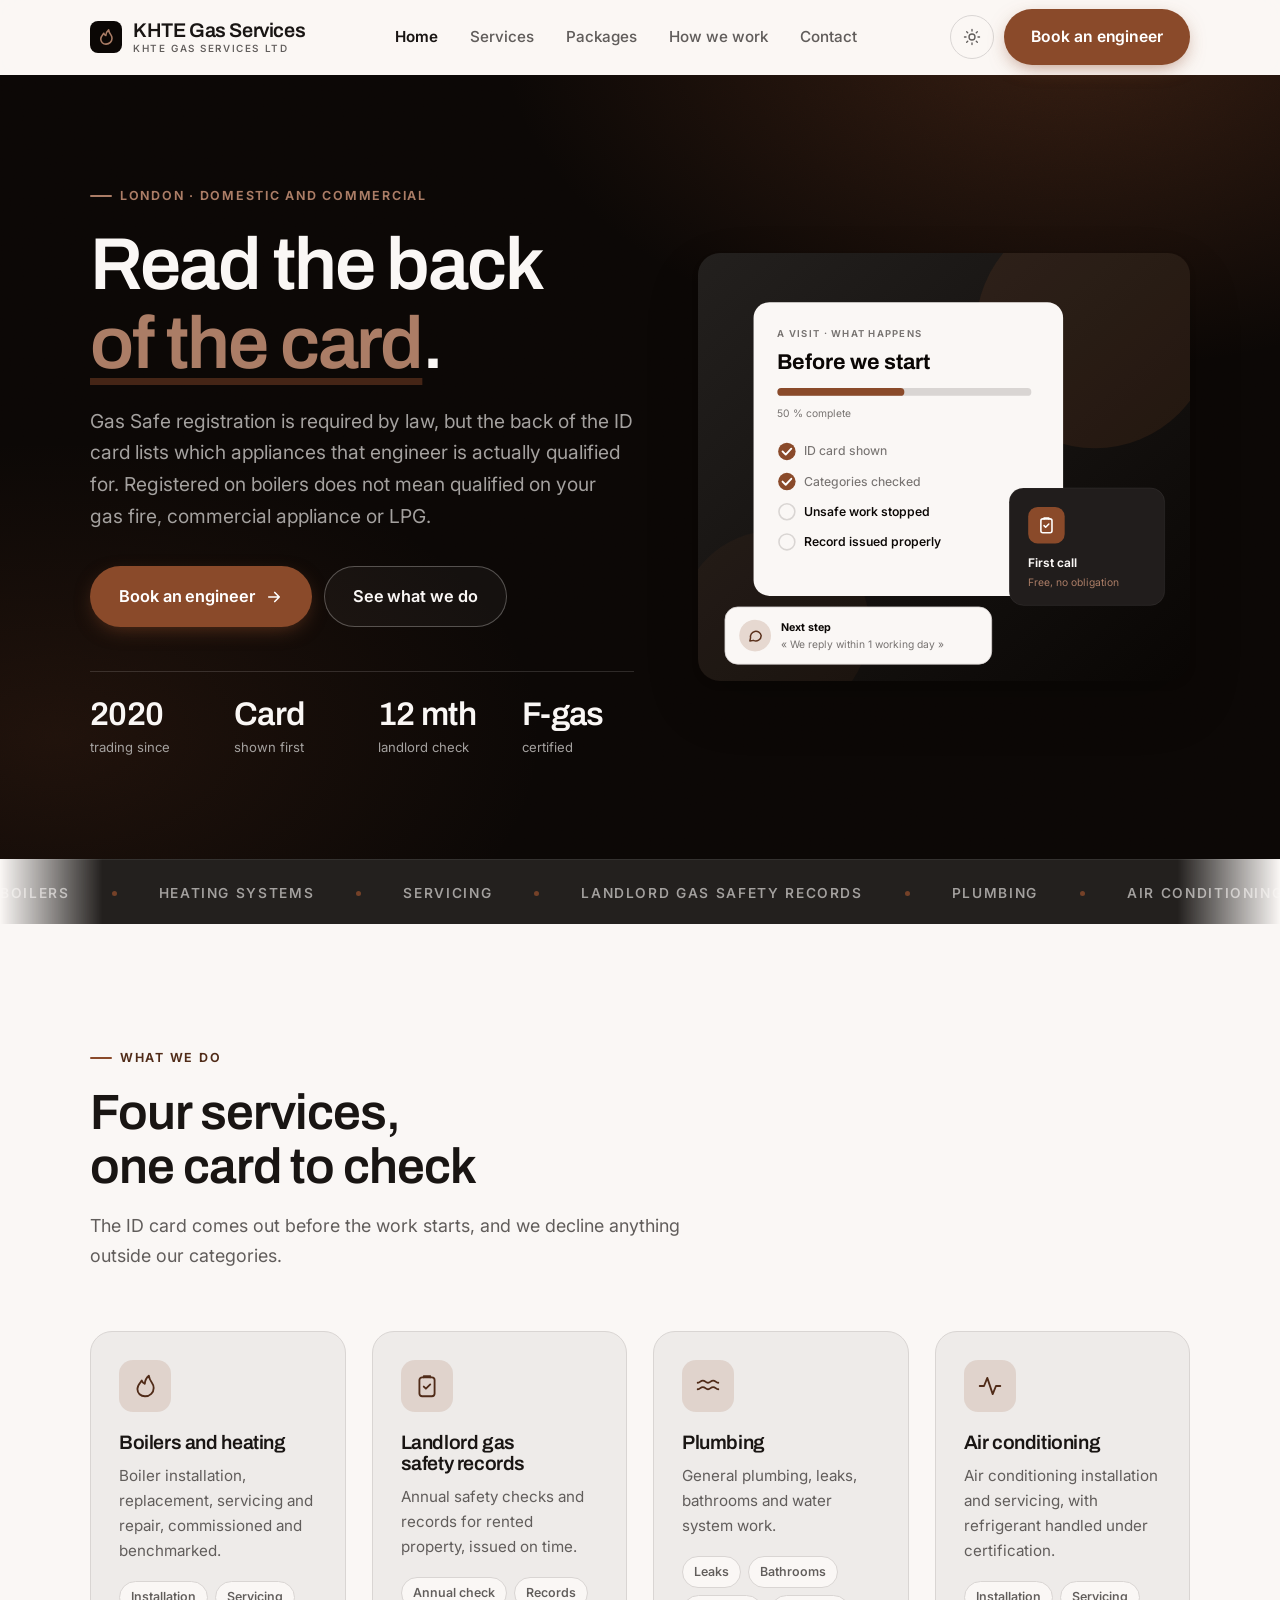
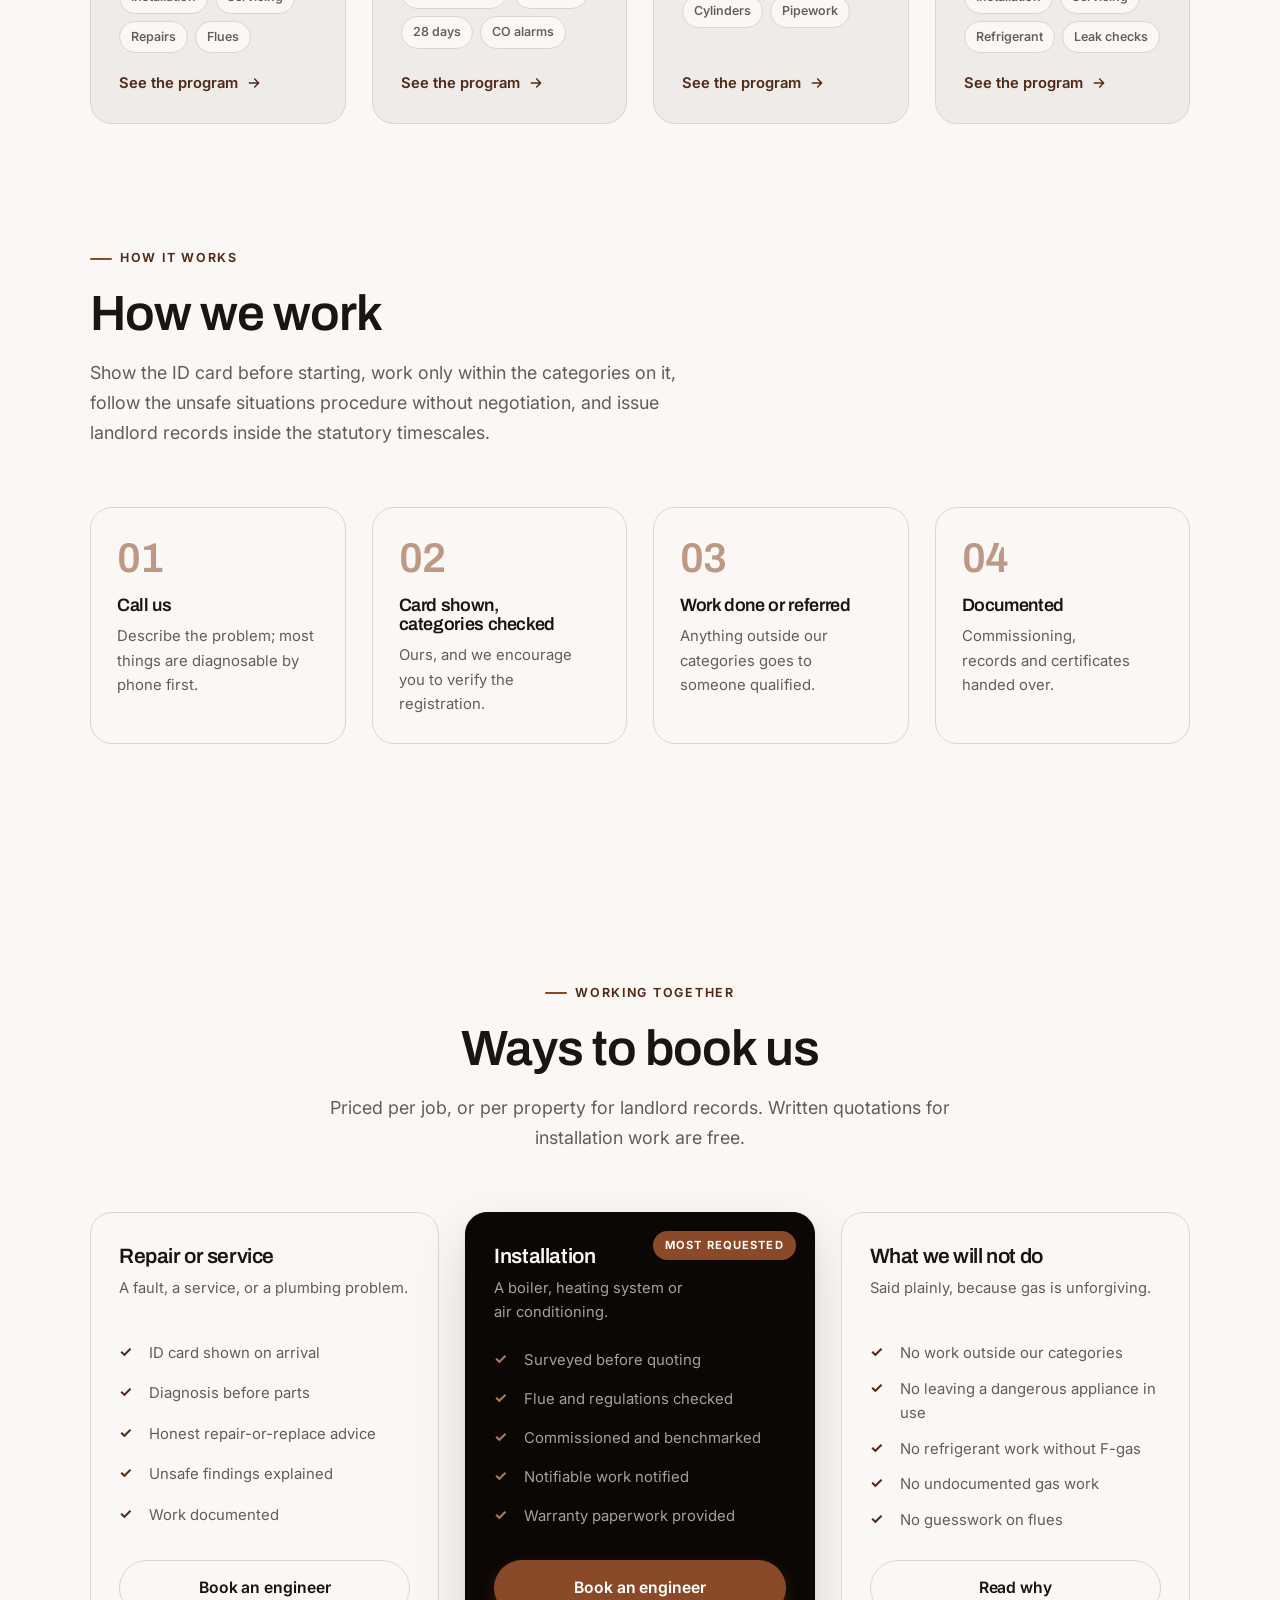
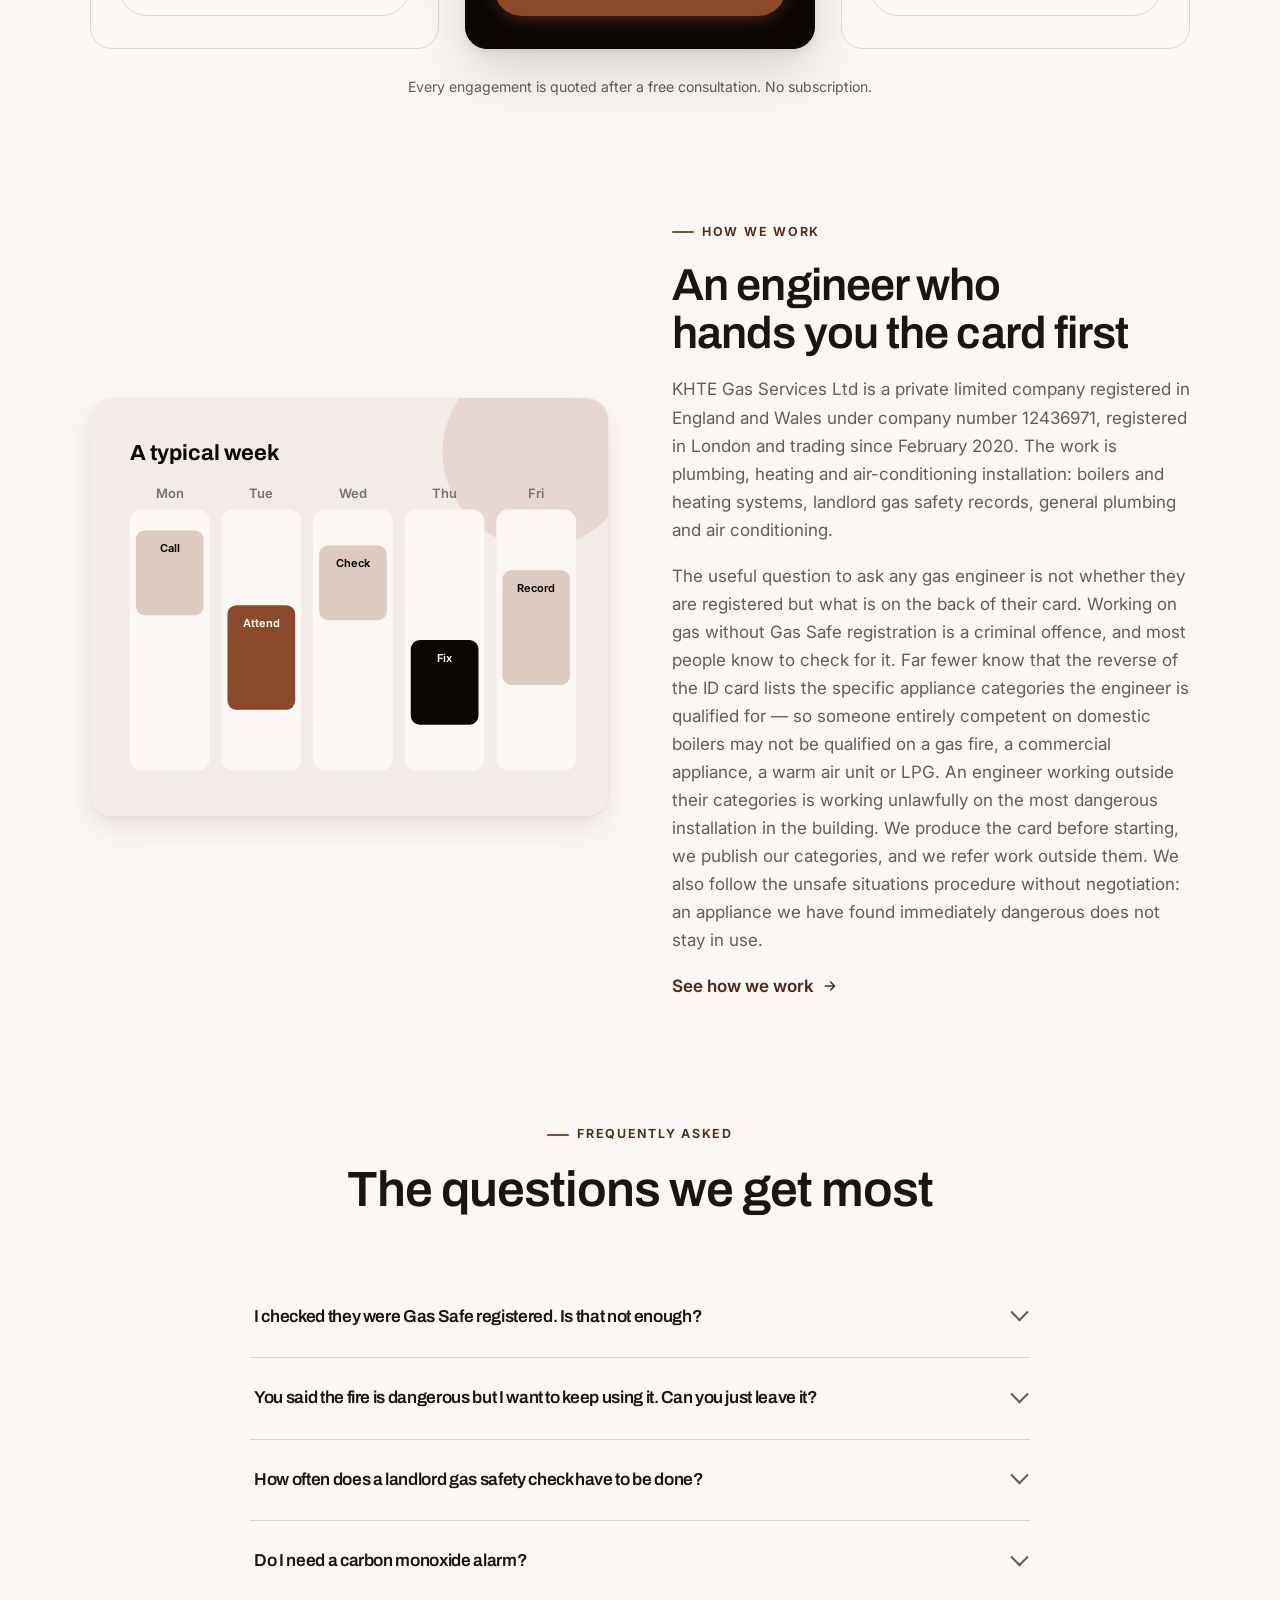
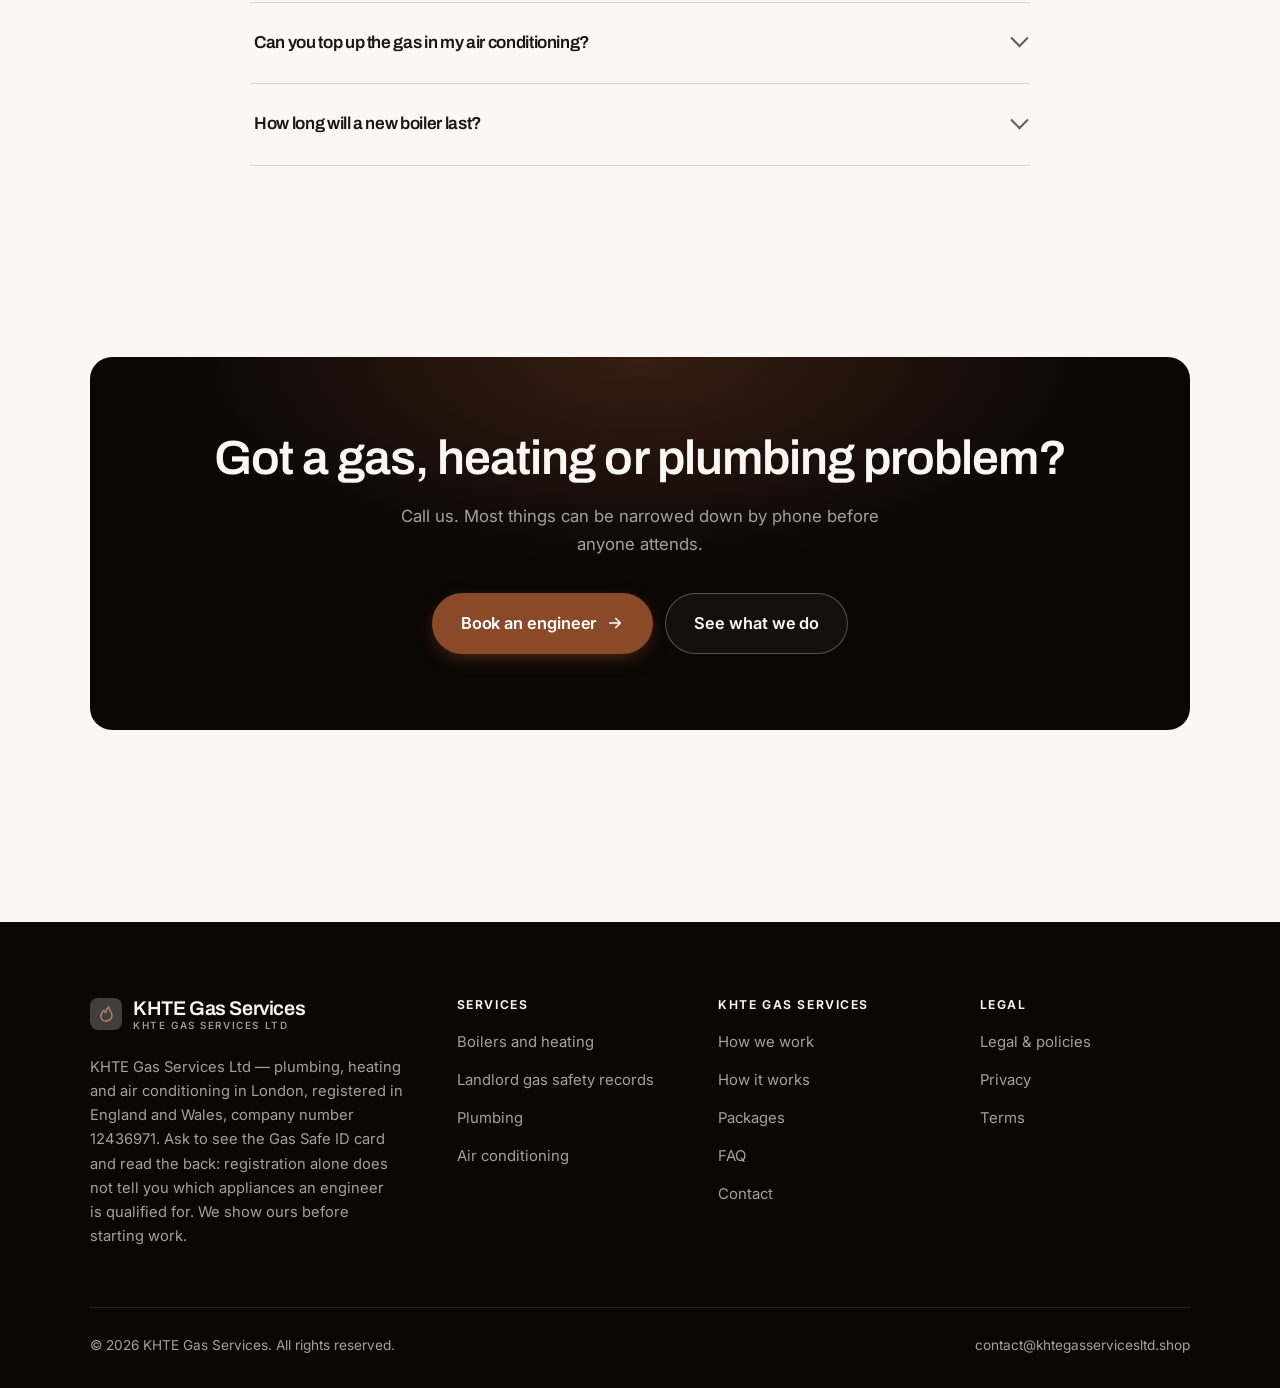
<file: index.html>
<!DOCTYPE html>
<html lang="en" class="no-js">
<head>
<meta charset="utf-8">
<meta name="viewport" content="width=device-width, initial-scale=1">
<title>KHTE Gas Services Ltd — gas, heating and plumbing, London</title>
<meta name="description" content="KHTE Gas Services Ltd, plumbing, heating and air conditioning in London: boilers and heating, landlord gas safety records, plumbing, and air conditioning.">
<link rel="canonical" href="https://khtegasservicesltd.shop/">

<meta property="og:type" content="website">
<meta property="og:url" content="https://khtegasservicesltd.shop/">
<meta property="og:site_name" content="KHTE Gas Services">
<meta property="og:locale" content="en_US">
<meta property="og:title" content="KHTE Gas Services Ltd — gas, heating and plumbing, London">
<meta property="og:description" content="KHTE Gas Services Ltd, plumbing, heating and air conditioning in London: boilers and heating, landlord gas safety records, plumbing, and air conditioning.">
<meta name="theme-color" content="#0b0705">

<link rel="icon" href="assets/img/favicon.svg" type="image/svg+xml">
<link rel="preconnect" href="https://fonts.googleapis.com">
<link rel="preconnect" href="https://fonts.gstatic.com" crossorigin>
<link rel="stylesheet" href="https://fonts.googleapis.com/css2?family=Archivo:wght@400;500;600;700&family=Inter:wght@400..700&display=swap">
<link rel="stylesheet" href="assets/css/style.css">

<!-- Thème appliqué avant le premier rendu (évite le flash) -->
<script>
document.documentElement.classList.remove('no-js');
(function(){try{var t=localStorage.getItem('site-theme');if(t){document.documentElement.setAttribute('data-theme',t);}}catch(e){}})();
</script>
<script type="application/ld+json">
{
  "@context": "https://schema.org",
  "@type": "Organization",
  "name": "KHTE Gas Services",
  "url": "https://khtegasservicesltd.shop/",
  "email": "contact@khtegasservicesltd.shop",
  "description": "KHTE Gas Services Ltd, plumbing, heating and air conditioning in London: boilers and heating, landlord gas safety records, plumbing, and air conditioning.",
  "areaServed": "US",
  "knowsLanguage": "en"
}
</script>
</head>

<body>
<a class="skip-link" href="#main">Skip to main content</a>

<header class="site-header">
  <nav class="wrap nav" aria-label="Main navigation">
    <a class="brand" href="index.html">
      <svg class="brand__mark" viewBox="0 0 64 64" aria-hidden="true">
        <rect class="bm-bg" width="64" height="64" rx="16"/>
        <g class="bm-ic" transform="translate(14 14) scale(1.5)" fill="none" stroke-width="2.1" stroke-linecap="round" stroke-linejoin="round"><path d="M12 21.5c-4 0-7-2.8-7-6.7 0-3.4 2.4-5.6 4-7.8.6 1.6 1.6 2.6 2.8 3 .2-3.1 1.4-5.6 3.7-7.5.3 3 1.6 4.8 3 6.7 1.1 1.5 1.5 3 1.5 4.6 0 4.2-3.3 7.7-8 7.7z"/></g>
      </svg>
      <span>KHTE Gas Services<span class="brand__sub">KHTE GAS SERVICES LTD</span></span>
    </a>

    <ul class="nav__links" id="nav-links">
      <li><a href="index.html" aria-current="page">Home</a></li>
      <li><a href="programs.html">Services</a></li>
      <li><a href="index.html#pricing">Packages</a></li>
      <li><a href="about.html">How we work</a></li>
      <li><a href="contact.html">Contact</a></li>
      <li><a class="btn btn--primary" href="contact.html">Book an engineer</a></li>
    </ul>

    <div class="nav__cta">
      <button class="theme-toggle" type="button" aria-label="Switch to dark theme">
        <svg class="icon-sun" viewBox="0 0 24 24" fill="none" stroke="currentColor" stroke-width="1.8" stroke-linecap="round" aria-hidden="true"><circle cx="12" cy="12" r="4"/><path d="M12 2v2m0 16v2M2 12h2m16 0h2M4.9 4.9l1.4 1.4m11.4 11.4 1.4 1.4M19.1 4.9l-1.4 1.4M6.3 17.7l-1.4 1.4"/></svg>
        <svg class="icon-moon" viewBox="0 0 24 24" fill="none" stroke="currentColor" stroke-width="1.8" stroke-linecap="round" stroke-linejoin="round" aria-hidden="true"><path d="M21 12.8A9 9 0 1 1 11.2 3a7 7 0 0 0 9.8 9.8z"/></svg>
      </button>
      <a class="btn btn--primary" href="contact.html">Book an engineer</a>
      <button class="nav__toggle" type="button" aria-expanded="false" aria-controls="nav-links" aria-label="Open menu">
        <svg class="icon-open" viewBox="0 0 24 24" fill="none" stroke="currentColor" stroke-width="2" stroke-linecap="round" aria-hidden="true"><path d="M3 6h18M3 12h18M3 18h18"/></svg>
        <svg class="icon-close" viewBox="0 0 24 24" fill="none" stroke="currentColor" stroke-width="2" stroke-linecap="round" aria-hidden="true"><path d="M6 6l12 12M18 6L6 18"/></svg>
      </button>
    </div>
  </nav>
</header>

<main id="main">

<section class="hero">
  <div class="wrap hero__inner">
    <div>
      <span class="eyebrow hero__eyebrow">London · Domestic and commercial</span>
      <h1>Read the back<br> <em>of the card</em>.</h1>
      <p class="hero__lede">Gas Safe registration is required by law, but the back of the ID card lists which appliances that engineer is actually qualified for. Registered on boilers does not mean qualified on your gas fire, commercial appliance or LPG.</p>

      <div class="hero__actions">
        <a class="btn btn--primary btn--lg" href="contact.html">Book an engineer <svg viewBox="0 0 24 24" fill="none" stroke="currentColor" stroke-width="2.2" stroke-linecap="round" stroke-linejoin="round" aria-hidden="true"><path d="M5 12h14M13 6l6 6-6 6"/></svg></a>
        <a class="btn btn--on-dark btn--lg" href="programs.html">See what we do</a>
      </div>

      <ul class="hero__proof">
        <li><span class="stat__num">2020</span><span class="stat__label">trading since</span></li>
        <li><span class="stat__num">Card</span><span class="stat__label">shown first</span></li>
        <li><span class="stat__num">12 mth</span><span class="stat__label">landlord check</span></li>
        <li><span class="stat__num">F-gas</span><span class="stat__label">certified</span></li>
      </ul>
    </div>

    <div class="hero__art">
      <svg viewBox="0 0 620 540" role="img" aria-label="What happens on a KHTE Gas Services visit, from showing the ID card to issuing the record.">
        <defs>
          <linearGradient id="hbg" x1="0" y1="0" x2="1" y2="1">
            <stop offset="0" stop-color="#23201e"/><stop offset="1" stop-color="#090604"/>
          </linearGradient>
        </defs>
        <rect width="620" height="540" rx="22" fill="url(#hbg)"/>
        <circle cx="500" cy="96" r="150" fill="#8a4a2a" opacity=".16"/>
        <circle cx="96" cy="470" r="120" fill="#8a4a2a" opacity=".08"/>

        <g style="font-family: var(--font-body)">
          <!-- Carte programme -->
          <rect x="70" y="62" width="390" height="370" rx="20" fill="#faf7f5"/>
          <text x="100" y="106" font-size="12" font-weight="650" letter-spacing="1.6" fill="#777371">A VISIT · WHAT HAPPENS</text>
          <text x="100" y="146" font-size="27" font-weight="700" fill="#0b0705" style="font-family: var(--font-display)">Before we start</text>
          <rect x="100" y="170" width="320" height="10" rx="5" fill="#d9d5d3"/>
          <rect x="100" y="170" width="160" height="10" rx="5" fill="#8a4a2a"/>
          <text x="100" y="206" font-size="13" fill="#777371">50 % complete</text>
          <circle cx="112" cy="250" r="11" fill="#8a4a2a"/><path d="M106.5 250l4 4 7-7.5" fill="none" stroke="#ffffff" stroke-width="2.4" stroke-linecap="round" stroke-linejoin="round"/><text x="134" y="255" font-size="15.5" fill="#777371" font-weight="450">ID card shown</text>
          <circle cx="112" cy="288" r="11" fill="#8a4a2a"/><path d="M106.5 288l4 4 7-7.5" fill="none" stroke="#ffffff" stroke-width="2.4" stroke-linecap="round" stroke-linejoin="round"/><text x="134" y="293" font-size="15.5" fill="#777371" font-weight="450">Categories checked</text>
          <circle cx="112" cy="326" r="10" fill="none" stroke="#d9d5d3" stroke-width="2"/><text x="134" y="331" font-size="15.5" fill="#0b0705" font-weight="560">Unsafe work stopped</text>
          <circle cx="112" cy="364" r="10" fill="none" stroke="#d9d5d3" stroke-width="2"/><text x="134" y="369" font-size="15.5" fill="#0b0705" font-weight="560">Record issued properly</text>

          <!-- Carte séance -->
          <rect x="392" y="296" width="196" height="148" rx="18" fill="#211d1c" stroke="#ffffff" stroke-opacity=".08"/>
          <rect x="416" y="320" width="46" height="46" rx="12" fill="#8a4a2a"/>
          <g transform="translate(427 331)" fill="none" stroke="#ffffff" color="#ffffff" stroke-width="2" stroke-linecap="round" stroke-linejoin="round"><rect x="5" y="4" width="14" height="17.5" rx="2.5"/><path d="M9 4V3h6v1M9 12.5l2 2 4-4"/></g>
          <text x="416" y="396" font-size="15" font-weight="650" fill="#faf7f5">First call</text>
          <text x="416" y="420" font-size="13" fill="#ab7d66">Free, no obligation</text>

          <!-- Retour du coach -->
          <rect x="34" y="446" width="336" height="72" rx="16" fill="#faf7f5" stroke="#d9d5d3"/>
          <circle cx="72" cy="482" r="20" fill="#e6d8d0"/>
          <g transform="translate(62 472) scale(.84)" fill="none" stroke="#5a301b" stroke-width="2.2" stroke-linecap="round" stroke-linejoin="round"><path d="M21 12a8 8 0 0 1-11.6 7.1L4 20l1-4.6A8 8 0 1 1 21 12z"/></g>
          <text x="104" y="476" font-size="13.5" font-weight="700" fill="#0b0705">Next step</text>
          <text x="104" y="498" font-size="13" fill="#777371">« We reply within 1 working day »</text>
        </g>
      </svg>
    </div>
  </div>
</section>

<div class="marquee" aria-hidden="true">
  <div class="marquee__track"><span>Boilers</span><span>Heating systems</span><span>Servicing</span><span>Landlord gas safety records</span><span>Plumbing</span><span>Air conditioning</span><span>F-gas certified</span><span>ID card shown</span><span>Categories published</span><span>Unsafe appliances capped</span><span>Boilers</span><span>Heating systems</span><span>Servicing</span><span>Landlord gas safety records</span><span>Plumbing</span><span>Air conditioning</span><span>F-gas certified</span><span>ID card shown</span><span>Categories published</span><span>Unsafe appliances capped</span></div>
</div>

<section class="section wrap" id="programs">
  <div class="section-head reveal">
    <span class="eyebrow">What we do</span>
    <h2>Four services, one card to check</h2>
    <p>The ID card comes out before the work starts, and we decline anything outside our categories.</p>
  </div>
  <div class="grid grid--4 reveal-group">
    <a class="card" href="programs.html#boilers">
      <div class="card__icon"><svg viewBox="0 0 24 24" fill="none" stroke="currentColor" stroke-width="1.7" stroke-linecap="round" stroke-linejoin="round" aria-hidden="true"><path d="M12 21.5c-4 0-7-2.8-7-6.7 0-3.4 2.4-5.6 4-7.8.6 1.6 1.6 2.6 2.8 3 .2-3.1 1.4-5.6 3.7-7.5.3 3 1.6 4.8 3 6.7 1.1 1.5 1.5 3 1.5 4.6 0 4.2-3.3 7.7-8 7.7z"/></svg></div>
      <h3>Boilers and heating</h3>
      <p>Boiler installation, replacement, servicing and repair, commissioned and benchmarked.</p>
      <ul class="tags"><li>Installation</li><li>Servicing</li><li>Repairs</li><li>Flues</li></ul>
      <span class="arrow-link">See the program <svg viewBox="0 0 24 24" fill="none" stroke="currentColor" stroke-width="2.2" stroke-linecap="round" stroke-linejoin="round" aria-hidden="true"><path d="M5 12h14M13 6l6 6-6 6"/></svg></span>
    </a>
    <a class="card" href="programs.html#landlord">
      <div class="card__icon"><svg viewBox="0 0 24 24" fill="none" stroke="currentColor" stroke-width="1.7" stroke-linecap="round" stroke-linejoin="round" aria-hidden="true"><rect x="5" y="4" width="14" height="17.5" rx="2.5"/><path d="M9 4V3h6v1M9 12.5l2 2 4-4"/></svg></div>
      <h3>Landlord gas safety records</h3>
      <p>Annual safety checks and records for rented property, issued on time.</p>
      <ul class="tags"><li>Annual check</li><li>Records</li><li>28 days</li><li>CO alarms</li></ul>
      <span class="arrow-link">See the program <svg viewBox="0 0 24 24" fill="none" stroke="currentColor" stroke-width="2.2" stroke-linecap="round" stroke-linejoin="round" aria-hidden="true"><path d="M5 12h14M13 6l6 6-6 6"/></svg></span>
    </a>
    <a class="card" href="programs.html#plumbing">
      <div class="card__icon"><svg viewBox="0 0 24 24" fill="none" stroke="currentColor" stroke-width="1.7" stroke-linecap="round" stroke-linejoin="round" aria-hidden="true"><path d="M2.5 9c2.4 0 2.4-2 4.75-2s2.4 2 4.75 2 2.4-2 4.75-2 2.4 2 4.75 2M2.5 15c2.4 0 2.4-2 4.75-2s2.4 2 4.75 2 2.4-2 4.75-2 2.4 2 4.75 2"/></svg></div>
      <h3>Plumbing</h3>
      <p>General plumbing, leaks, bathrooms and water system work.</p>
      <ul class="tags"><li>Leaks</li><li>Bathrooms</li><li>Cylinders</li><li>Pipework</li></ul>
      <span class="arrow-link">See the program <svg viewBox="0 0 24 24" fill="none" stroke="currentColor" stroke-width="2.2" stroke-linecap="round" stroke-linejoin="round" aria-hidden="true"><path d="M5 12h14M13 6l6 6-6 6"/></svg></span>
    </a>
    <a class="card" href="programs.html#aircon">
      <div class="card__icon"><svg viewBox="0 0 24 24" fill="none" stroke="currentColor" stroke-width="1.7" stroke-linecap="round" stroke-linejoin="round" aria-hidden="true"><path d="M2.5 12h4l3-7.5 5 15 3-7.5h4"/></svg></div>
      <h3>Air conditioning</h3>
      <p>Air conditioning installation and servicing, with refrigerant handled under certification.</p>
      <ul class="tags"><li>Installation</li><li>Servicing</li><li>Refrigerant</li><li>Leak checks</li></ul>
      <span class="arrow-link">See the program <svg viewBox="0 0 24 24" fill="none" stroke="currentColor" stroke-width="2.2" stroke-linecap="round" stroke-linejoin="round" aria-hidden="true"><path d="M5 12h14M13 6l6 6-6 6"/></svg></span>
    </a>
  </div>
</section>

<section class="section section--flush wrap" id="how-it-works">
  <div class="section-head reveal">
    <span class="eyebrow">How it works</span>
    <h2>How we work</h2>
    <p>Show the ID card before starting, work only within the categories on it, follow the unsafe situations procedure without negotiation, and issue landlord records inside the statutory timescales.</p>
  </div>
  <div class="grid grid--4 steps reveal-group">
    <article class="step">
      <h3>Call us</h3>
      <p>Describe the problem; most things are diagnosable by phone first.</p>
    </article>
    <article class="step">
      <h3>Card shown, categories checked</h3>
      <p>Ours, and we encourage you to verify the registration.</p>
    </article>
    <article class="step">
      <h3>Work done or referred</h3>
      <p>Anything outside our categories goes to someone qualified.</p>
    </article>
    <article class="step">
      <h3>Documented</h3>
      <p>Commissioning, records and certificates handed over.</p>
    </article>
  </div>
</section>

<section class="section wrap" id="pricing">
  <div class="section-head section-head--center reveal">
    <span class="eyebrow">Working together</span>
    <h2>Ways to book us</h2>
    <p>Priced per job, or per property for landlord records. Written quotations for installation work are free.</p>
  </div>
  <div class="grid grid--3 plans reveal-group">
    <article class="plan">
      
      <h3>Repair or service</h3>
      <p class="plan__desc">A fault, a service, or a plumbing problem.</p>
      
      <ul class="plan__features">
        <li>ID card shown on arrival</li>
        <li>Diagnosis before parts</li>
        <li>Honest repair-or-replace advice</li>
        <li>Unsafe findings explained</li>
        <li>Work documented</li>
      </ul>
      <a class="btn btn--ghost btn--block" href="contact.html">Book an engineer</a>
    </article>
    <article class="plan plan--featured">
      <span class="plan__tag">Most requested</span>
      <h3>Installation</h3>
      <p class="plan__desc">A boiler, heating system or air conditioning.</p>
      
      <ul class="plan__features">
        <li>Surveyed before quoting</li>
        <li>Flue and regulations checked</li>
        <li>Commissioned and benchmarked</li>
        <li>Notifiable work notified</li>
        <li>Warranty paperwork provided</li>
      </ul>
      <a class="btn btn--primary btn--block" href="contact.html">Book an engineer</a>
    </article>
    <article class="plan">
      
      <h3>What we will not do</h3>
      <p class="plan__desc">Said plainly, because gas is unforgiving.</p>
      
      <ul class="plan__features">
        <li>No work outside our categories</li>
        <li>No leaving a dangerous appliance in use</li>
        <li>No refrigerant work without F-gas</li>
        <li>No undocumented gas work</li>
        <li>No guesswork on flues</li>
      </ul>
      <a class="btn btn--ghost btn--block" href="contact.html">Read why</a>
    </article>
  </div>
  <p class="plans-note">Every engagement is quoted after a free consultation. No subscription.</p>
</section>

<section class="section section--flush wrap">
  <div class="split reveal">
    <div class="split__art">
      <svg viewBox="0 0 520 420" role="img" aria-label="Example of a typical week: Call, Attend, Check, Fix, Record.">
        <rect width="520" height="420" rx="20" fill="#f2ebe7"/>
        <circle cx="450" cy="54" r="96" fill="#8a4a2a" opacity=".12"/>
        <g style="font-family: var(--font-body)">
        <text x="40" y="62" font-size="22" font-weight="700" fill="#0b0705" style="font-family: var(--font-display)">A typical week</text>
        <text x="80" y="100" text-anchor="middle" font-size="13" font-weight="600" fill="#777371">Mon</text>
        <rect x="40" y="112" width="80" height="262" rx="12" fill="#faf7f5"/>
        <rect x="46" y="133" width="68" height="85" rx="9" fill="#ddcac0"/>
        <text x="80" y="155" text-anchor="middle" font-size="11" font-weight="650" fill="#0b0705">Call</text>
        <text x="172" y="100" text-anchor="middle" font-size="13" font-weight="600" fill="#777371">Tue</text>
        <rect x="132" y="112" width="80" height="262" rx="12" fill="#faf7f5"/>
        <rect x="138" y="208" width="68" height="105" rx="9" fill="#8a4a2a"/>
        <text x="172" y="230" text-anchor="middle" font-size="11" font-weight="650" fill="#ffffff">Attend</text>
        <text x="264" y="100" text-anchor="middle" font-size="13" font-weight="600" fill="#777371">Wed</text>
        <rect x="224" y="112" width="80" height="262" rx="12" fill="#faf7f5"/>
        <rect x="230" y="148" width="68" height="75" rx="9" fill="#ddcac0"/>
        <text x="264" y="170" text-anchor="middle" font-size="11" font-weight="650" fill="#0b0705">Check</text>
        <text x="356" y="100" text-anchor="middle" font-size="13" font-weight="600" fill="#777371">Thu</text>
        <rect x="316" y="112" width="80" height="262" rx="12" fill="#faf7f5"/>
        <rect x="322" y="243" width="68" height="85" rx="9" fill="#0b0705"/>
        <text x="356" y="265" text-anchor="middle" font-size="11" font-weight="650" fill="#faf7f5">Fix</text>
        <text x="448" y="100" text-anchor="middle" font-size="13" font-weight="600" fill="#777371">Fri</text>
        <rect x="408" y="112" width="80" height="262" rx="12" fill="#faf7f5"/>
        <rect x="414" y="173" width="68" height="115" rx="9" fill="#ddcac0"/>
        <text x="448" y="195" text-anchor="middle" font-size="11" font-weight="650" fill="#0b0705">Record</text>
        </g>
      </svg>
    </div>
    <div>
      <span class="eyebrow">How we work</span>
      <h2>An engineer who hands you the card first</h2>
      <p>KHTE Gas Services Ltd is a private limited company registered in England and Wales under company number 12436971, registered in London and trading since February 2020. The work is plumbing, heating and air-conditioning installation: boilers and heating systems, landlord gas safety records, general plumbing and air conditioning.</p>
      <p>The useful question to ask any gas engineer is not whether they are registered but what is on the back of their card. Working on gas without Gas Safe registration is a criminal offence, and most people know to check for it. Far fewer know that the reverse of the ID card lists the specific appliance categories the engineer is qualified for — so someone entirely competent on domestic boilers may not be qualified on a gas fire, a commercial appliance, a warm air unit or LPG. An engineer working outside their categories is working unlawfully on the most dangerous installation in the building. We produce the card before starting, we publish our categories, and we refer work outside them. We also follow the unsafe situations procedure without negotiation: an appliance we have found immediately dangerous does not stay in use.</p>
      <p><a class="arrow-link" href="about.html">See how we work <svg viewBox="0 0 24 24" fill="none" stroke="currentColor" stroke-width="2.2" stroke-linecap="round" stroke-linejoin="round" aria-hidden="true"><path d="M5 12h14M13 6l6 6-6 6"/></svg></a></p>
    </div>
  </div>
</section>

<section class="section section--flush wrap" id="faq">
  <div class="section-head section-head--center reveal">
    <span class="eyebrow">Frequently asked</span>
    <h2>The questions we get most</h2>
  </div>
  <div class="faq reveal">
    <details>
      <summary>I checked they were Gas Safe registered. Is that not enough?</summary>
      <p>It is the legal minimum and it is not the whole picture. The back of the ID card lists the categories of gas work and appliance the engineer is qualified for. Registered on domestic boilers does not mean qualified on a gas fire, a commercial appliance or LPG. Ask for the card, read the reverse, and verify the registration with the Gas Safe Register. That applies to us as much as anyone.</p>
    </details>
    <details>
      <summary>You said the fire is dangerous but I want to keep using it. Can you just leave it?</summary>
      <p>Not if we have classed it as immediately dangerous. We follow the industry unsafe situations procedure, which means turning it off and capping it with your permission and attaching a warning notice, and where permission is refused in an immediately dangerous case the matter is reported as required. This is the one area where we will not defer to the occupier's preference.</p>
    </details>
    <details>
      <summary>How often does a landlord gas safety check have to be done?</summary>
      <p>At intervals of no more than twelve months, by a registered engineer. The existing tenant must get a copy of the record within twenty-eight days, a new tenant at the start of the tenancy, and records are kept for two years. Those are your duties as landlord rather than ours, so we issue promptly and remind you before the twelve months runs out.</p>
    </details>
    <details>
      <summary>Do I need a carbon monoxide alarm?</summary>
      <p>In rented premises in England, yes, in any room used as living accommodation containing a fixed combustion appliance other than a gas cooker. We will tell you where one is required when we carry out the check. For owner-occupiers it is not mandatory everywhere but it is cheap and it detects the thing you cannot smell.</p>
    </details>
    <details>
      <summary>Can you top up the gas in my air conditioning?</summary>
      <p>Only under F-gas certification, which we hold. Recovering or charging fluorinated refrigerant without it is unlawful and vents a potent greenhouse gas. If a system needs topping up regularly it has a leak, and repeatedly charging it rather than finding the leak is both expensive and, for larger systems, contrary to the leak checking duties on the operator.</p>
    </details>
    <details>
      <summary>How long will a new boiler last?</summary>
      <p>We will not put a number on it, and the honest answer depends on water quality, how it was commissioned, whether it gets serviced and how hard it works. What we can do is commission it properly and document it, which is the part that most affects the answer and the part most often skipped.</p>
    </details>
  </div>
</section>

<section class="wrap section--tight">
  <div class="cta-band reveal">
    <h2>Got a gas, heating or plumbing problem?</h2>
    <p>Call us. Most things can be narrowed down by phone before anyone attends.</p>
    <div class="hero__actions">
      <a class="btn btn--primary btn--lg" href="contact.html">Book an engineer <svg viewBox="0 0 24 24" fill="none" stroke="currentColor" stroke-width="2.2" stroke-linecap="round" stroke-linejoin="round" aria-hidden="true"><path d="M5 12h14M13 6l6 6-6 6"/></svg></a>
      <a class="btn btn--on-dark btn--lg" href="programs.html">See what we do</a>
    </div>
  </div>
</section>

</main>

<footer class="site-footer">
  <div class="wrap">
    <div class="footer__grid">
      <div class="footer__brand">
        <a class="brand" href="index.html">
          <svg class="brand__mark" viewBox="0 0 64 64" aria-hidden="true">
        <rect class="bm-bg" width="64" height="64" rx="16"/>
        <g class="bm-ic" transform="translate(14 14) scale(1.5)" fill="none" stroke-width="2.1" stroke-linecap="round" stroke-linejoin="round"><path d="M12 21.5c-4 0-7-2.8-7-6.7 0-3.4 2.4-5.6 4-7.8.6 1.6 1.6 2.6 2.8 3 .2-3.1 1.4-5.6 3.7-7.5.3 3 1.6 4.8 3 6.7 1.1 1.5 1.5 3 1.5 4.6 0 4.2-3.3 7.7-8 7.7z"/></g>
      </svg>
          <span>KHTE Gas Services<span class="brand__sub">KHTE GAS SERVICES LTD</span></span>
        </a>
        <p>KHTE Gas Services Ltd — plumbing, heating and air conditioning in London, registered in England and Wales, company number 12436971. Ask to see the Gas Safe ID card and read the back: registration alone does not tell you which appliances an engineer is qualified for. We show ours before starting work.</p>
      </div>

      <div class="footer__col">
        <h4>Services</h4>
        <ul>
          <li><a href="programs.html#boilers">Boilers and heating</a></li>
          <li><a href="programs.html#landlord">Landlord gas safety records</a></li>
          <li><a href="programs.html#plumbing">Plumbing</a></li>
          <li><a href="programs.html#aircon">Air conditioning</a></li>
        </ul>
      </div>

      <div class="footer__col">
        <h4>KHTE Gas Services</h4>
        <ul>
          <li><a href="about.html">How we work</a></li>
          <li><a href="index.html#how-it-works">How it works</a></li>
          <li><a href="index.html#pricing">Packages</a></li>
          <li><a href="index.html#faq">FAQ</a></li>
          <li><a href="contact.html">Contact</a></li>
        </ul>
      </div>

      <div class="footer__col">
        <h4>Legal</h4>
        <ul>
          <li><a href="legal.html">Legal &amp; policies</a></li>
          <li><a href="legal.html#privacy">Privacy</a></li>
          <li><a href="legal.html#terms">Terms</a></li>
        </ul>
      </div>
    </div>

    <div class="footer__bottom">
      <p>© <span data-year>2026</span> KHTE Gas Services. All rights reserved.</p>
      <p><a href="mailto:contact@khtegasservicesltd.shop">contact@khtegasservicesltd.shop</a></p>
    </div>
  </div>
</footer>

<script src="assets/js/main.js" defer></script>
</body>
</html>
</file>
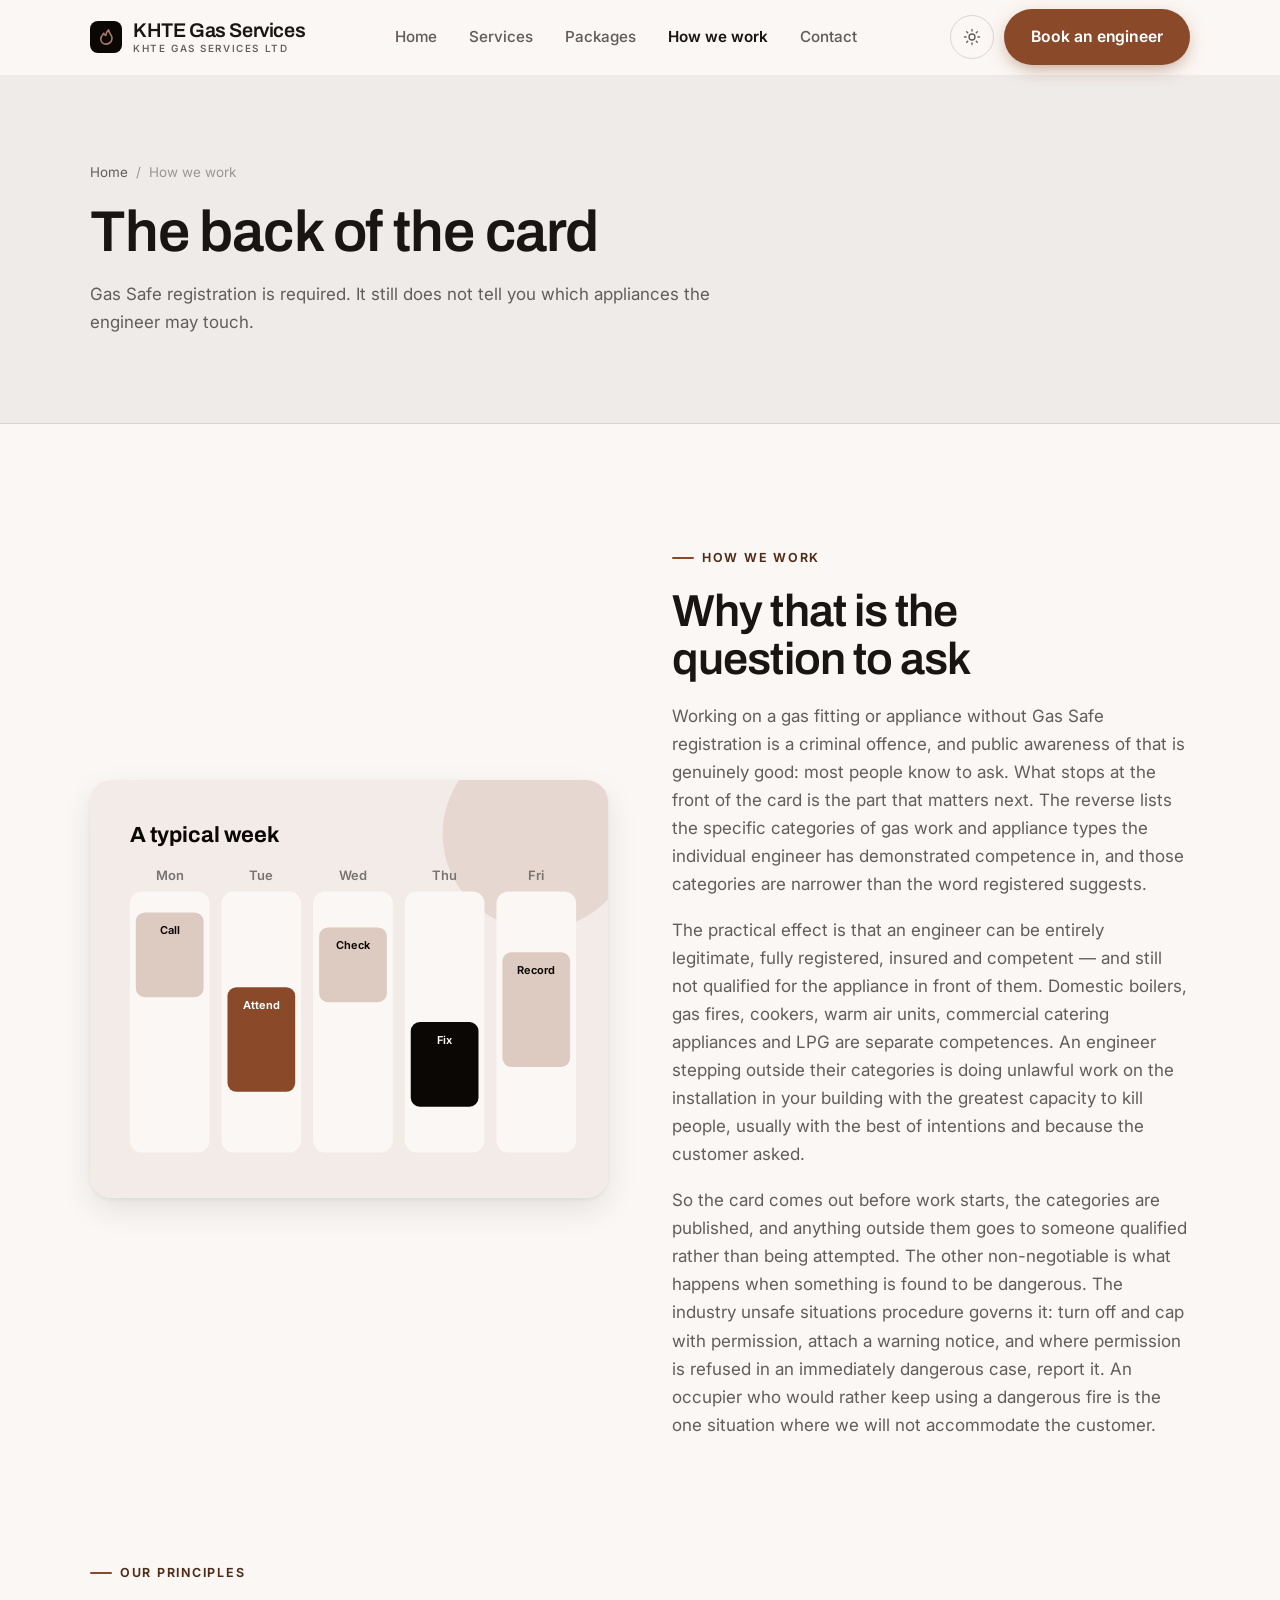
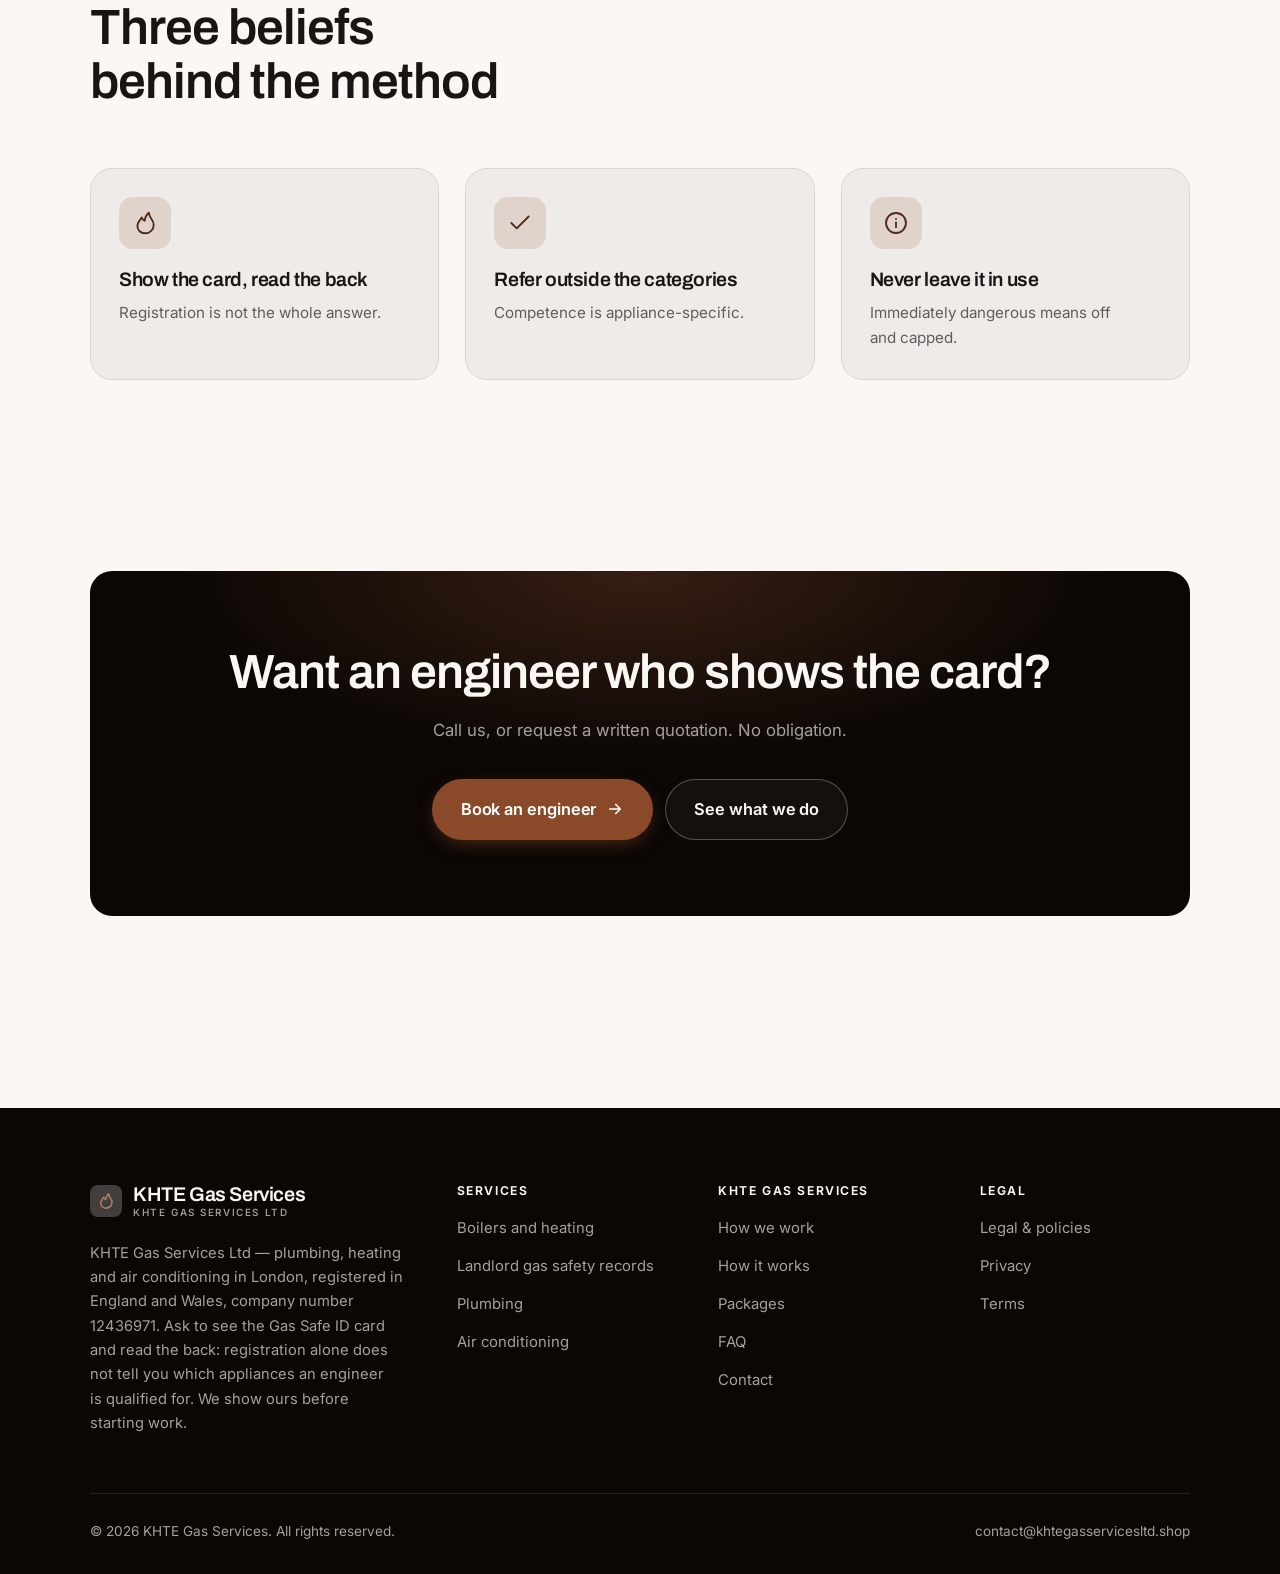
<file: about.html>
<!DOCTYPE html>
<html lang="en" class="no-js">
<head>
<meta charset="utf-8">
<meta name="viewport" content="width=device-width, initial-scale=1">
<title>How we work — KHTE Gas Services</title>
<meta name="description" content="About KHTE Gas Services Ltd, gas, heating and plumbing in London since 2020, company number 12436971.">
<link rel="canonical" href="https://khtegasservicesltd.shop/about.html">

<meta property="og:type" content="website">
<meta property="og:url" content="https://khtegasservicesltd.shop/about.html">
<meta property="og:site_name" content="KHTE Gas Services">
<meta property="og:locale" content="en_US">
<meta property="og:title" content="How we work — KHTE Gas Services">
<meta property="og:description" content="About KHTE Gas Services Ltd, gas, heating and plumbing in London since 2020, company number 12436971.">
<meta name="theme-color" content="#0b0705">

<link rel="icon" href="assets/img/favicon.svg" type="image/svg+xml">
<link rel="preconnect" href="https://fonts.googleapis.com">
<link rel="preconnect" href="https://fonts.gstatic.com" crossorigin>
<link rel="stylesheet" href="https://fonts.googleapis.com/css2?family=Archivo:wght@400;500;600;700&family=Inter:wght@400..700&display=swap">
<link rel="stylesheet" href="assets/css/style.css">

<!-- Thème appliqué avant le premier rendu (évite le flash) -->
<script>
document.documentElement.classList.remove('no-js');
(function(){try{var t=localStorage.getItem('site-theme');if(t){document.documentElement.setAttribute('data-theme',t);}}catch(e){}})();
</script>
</head>

<body>
<a class="skip-link" href="#main">Skip to main content</a>

<header class="site-header">
  <nav class="wrap nav" aria-label="Main navigation">
    <a class="brand" href="index.html">
      <svg class="brand__mark" viewBox="0 0 64 64" aria-hidden="true">
        <rect class="bm-bg" width="64" height="64" rx="16"/>
        <g class="bm-ic" transform="translate(14 14) scale(1.5)" fill="none" stroke-width="2.1" stroke-linecap="round" stroke-linejoin="round"><path d="M12 21.5c-4 0-7-2.8-7-6.7 0-3.4 2.4-5.6 4-7.8.6 1.6 1.6 2.6 2.8 3 .2-3.1 1.4-5.6 3.7-7.5.3 3 1.6 4.8 3 6.7 1.1 1.5 1.5 3 1.5 4.6 0 4.2-3.3 7.7-8 7.7z"/></g>
      </svg>
      <span>KHTE Gas Services<span class="brand__sub">KHTE GAS SERVICES LTD</span></span>
    </a>

    <ul class="nav__links" id="nav-links">
      <li><a href="index.html">Home</a></li>
      <li><a href="programs.html">Services</a></li>
      <li><a href="index.html#pricing">Packages</a></li>
      <li><a href="about.html" aria-current="page">How we work</a></li>
      <li><a href="contact.html">Contact</a></li>
      <li><a class="btn btn--primary" href="contact.html">Book an engineer</a></li>
    </ul>

    <div class="nav__cta">
      <button class="theme-toggle" type="button" aria-label="Switch to dark theme">
        <svg class="icon-sun" viewBox="0 0 24 24" fill="none" stroke="currentColor" stroke-width="1.8" stroke-linecap="round" aria-hidden="true"><circle cx="12" cy="12" r="4"/><path d="M12 2v2m0 16v2M2 12h2m16 0h2M4.9 4.9l1.4 1.4m11.4 11.4 1.4 1.4M19.1 4.9l-1.4 1.4M6.3 17.7l-1.4 1.4"/></svg>
        <svg class="icon-moon" viewBox="0 0 24 24" fill="none" stroke="currentColor" stroke-width="1.8" stroke-linecap="round" stroke-linejoin="round" aria-hidden="true"><path d="M21 12.8A9 9 0 1 1 11.2 3a7 7 0 0 0 9.8 9.8z"/></svg>
      </button>
      <a class="btn btn--primary" href="contact.html">Book an engineer</a>
      <button class="nav__toggle" type="button" aria-expanded="false" aria-controls="nav-links" aria-label="Open menu">
        <svg class="icon-open" viewBox="0 0 24 24" fill="none" stroke="currentColor" stroke-width="2" stroke-linecap="round" aria-hidden="true"><path d="M3 6h18M3 12h18M3 18h18"/></svg>
        <svg class="icon-close" viewBox="0 0 24 24" fill="none" stroke="currentColor" stroke-width="2" stroke-linecap="round" aria-hidden="true"><path d="M6 6l12 12M18 6L6 18"/></svg>
      </button>
    </div>
  </nav>
</header>

<main id="main">

<section class="page-head">
  <div class="wrap">
    <nav class="breadcrumb" aria-label="Breadcrumb">
      <a href="index.html">Home</a><span>/</span><span aria-current="page">How we work</span>
    </nav>
    <h1>The back of the card</h1>
    <p>Gas Safe registration is required. It still does not tell you which appliances the engineer may touch.</p>
  </div>
</section>

<section class="section wrap">
  <div class="split reveal">
    <div class="split__art">
      <svg viewBox="0 0 520 420" role="img" aria-label="Example of a typical week: Call, Attend, Check, Fix, Record.">
        <rect width="520" height="420" rx="20" fill="#f2ebe7"/>
        <circle cx="450" cy="54" r="96" fill="#8a4a2a" opacity=".12"/>
        <g style="font-family: var(--font-body)">
        <text x="40" y="62" font-size="22" font-weight="700" fill="#0b0705" style="font-family: var(--font-display)">A typical week</text>
        <text x="80" y="100" text-anchor="middle" font-size="13" font-weight="600" fill="#777371">Mon</text>
        <rect x="40" y="112" width="80" height="262" rx="12" fill="#faf7f5"/>
        <rect x="46" y="133" width="68" height="85" rx="9" fill="#ddcac0"/>
        <text x="80" y="155" text-anchor="middle" font-size="11" font-weight="650" fill="#0b0705">Call</text>
        <text x="172" y="100" text-anchor="middle" font-size="13" font-weight="600" fill="#777371">Tue</text>
        <rect x="132" y="112" width="80" height="262" rx="12" fill="#faf7f5"/>
        <rect x="138" y="208" width="68" height="105" rx="9" fill="#8a4a2a"/>
        <text x="172" y="230" text-anchor="middle" font-size="11" font-weight="650" fill="#ffffff">Attend</text>
        <text x="264" y="100" text-anchor="middle" font-size="13" font-weight="600" fill="#777371">Wed</text>
        <rect x="224" y="112" width="80" height="262" rx="12" fill="#faf7f5"/>
        <rect x="230" y="148" width="68" height="75" rx="9" fill="#ddcac0"/>
        <text x="264" y="170" text-anchor="middle" font-size="11" font-weight="650" fill="#0b0705">Check</text>
        <text x="356" y="100" text-anchor="middle" font-size="13" font-weight="600" fill="#777371">Thu</text>
        <rect x="316" y="112" width="80" height="262" rx="12" fill="#faf7f5"/>
        <rect x="322" y="243" width="68" height="85" rx="9" fill="#0b0705"/>
        <text x="356" y="265" text-anchor="middle" font-size="11" font-weight="650" fill="#faf7f5">Fix</text>
        <text x="448" y="100" text-anchor="middle" font-size="13" font-weight="600" fill="#777371">Fri</text>
        <rect x="408" y="112" width="80" height="262" rx="12" fill="#faf7f5"/>
        <rect x="414" y="173" width="68" height="115" rx="9" fill="#ddcac0"/>
        <text x="448" y="195" text-anchor="middle" font-size="11" font-weight="650" fill="#0b0705">Record</text>
        </g>
      </svg>
    </div>
    <div>
      <span class="eyebrow">How we work</span>
      <h2>Why that is the question to ask</h2>
      <p>Working on a gas fitting or appliance without Gas Safe registration is a criminal offence, and public awareness of that is genuinely good: most people know to ask. What stops at the front of the card is the part that matters next. The reverse lists the specific categories of gas work and appliance types the individual engineer has demonstrated competence in, and those categories are narrower than the word registered suggests.</p>
      <p>The practical effect is that an engineer can be entirely legitimate, fully registered, insured and competent — and still not qualified for the appliance in front of them. Domestic boilers, gas fires, cookers, warm air units, commercial catering appliances and LPG are separate competences. An engineer stepping outside their categories is doing unlawful work on the installation in your building with the greatest capacity to kill people, usually with the best of intentions and because the customer asked.</p>
      <p>So the card comes out before work starts, the categories are published, and anything outside them goes to someone qualified rather than being attempted. The other non-negotiable is what happens when something is found to be dangerous. The industry unsafe situations procedure governs it: turn off and cap with permission, attach a warning notice, and where permission is refused in an immediately dangerous case, report it. An occupier who would rather keep using a dangerous fire is the one situation where we will not accommodate the customer.</p>
      <!--
        TO DO: add a short introduction of the coach (name, real background),
        with a photo if possible. Do not invent credentials — see README.md.
      -->
    </div>
  </div>
</section>

<section class="section section--flush wrap">
  <div class="section-head reveal">
    <span class="eyebrow">Our principles</span>
    <h2>Three beliefs behind the method</h2>
  </div>
  <div class="grid grid--3 reveal-group">
    <article class="card">
      <div class="card__icon"><svg viewBox="0 0 24 24" fill="none" stroke="currentColor" stroke-width="1.7" stroke-linecap="round" stroke-linejoin="round" aria-hidden="true"><path d="M12 21.5c-4 0-7-2.8-7-6.7 0-3.4 2.4-5.6 4-7.8.6 1.6 1.6 2.6 2.8 3 .2-3.1 1.4-5.6 3.7-7.5.3 3 1.6 4.8 3 6.7 1.1 1.5 1.5 3 1.5 4.6 0 4.2-3.3 7.7-8 7.7z"/></svg></div>
      <h3>Show the card, read the back</h3>
      <p>Registration is not the whole answer.</p>
    </article>
    <article class="card">
      <div class="card__icon"><svg viewBox="0 0 24 24" fill="none" stroke="currentColor" stroke-width="1.7" stroke-linecap="round" stroke-linejoin="round" aria-hidden="true"><path d="M20 6 9 17l-5-5"/></svg></div>
      <h3>Refer outside the categories</h3>
      <p>Competence is appliance-specific.</p>
    </article>
    <article class="card">
      <div class="card__icon"><svg viewBox="0 0 24 24" fill="none" stroke="currentColor" stroke-width="1.7" stroke-linecap="round" stroke-linejoin="round" aria-hidden="true"><circle cx="12" cy="12" r="9.2"/><path d="M12 16v-4.5M12 8.2v.1"/></svg></div>
      <h3>Never leave it in use</h3>
      <p>Immediately dangerous means off and capped.</p>
    </article>
  </div>
</section>

<section class="wrap section--tight">
  <div class="cta-band reveal">
    <h2>Want an engineer who shows the card?</h2>
    <p>Call us, or request a written quotation. No obligation.</p>
    <div class="hero__actions">
      <a class="btn btn--primary btn--lg" href="contact.html">Book an engineer <svg viewBox="0 0 24 24" fill="none" stroke="currentColor" stroke-width="2.2" stroke-linecap="round" stroke-linejoin="round" aria-hidden="true"><path d="M5 12h14M13 6l6 6-6 6"/></svg></a>
      <a class="btn btn--on-dark btn--lg" href="programs.html">See what we do</a>
    </div>
  </div>
</section>

</main>

<footer class="site-footer">
  <div class="wrap">
    <div class="footer__grid">
      <div class="footer__brand">
        <a class="brand" href="index.html">
          <svg class="brand__mark" viewBox="0 0 64 64" aria-hidden="true">
        <rect class="bm-bg" width="64" height="64" rx="16"/>
        <g class="bm-ic" transform="translate(14 14) scale(1.5)" fill="none" stroke-width="2.1" stroke-linecap="round" stroke-linejoin="round"><path d="M12 21.5c-4 0-7-2.8-7-6.7 0-3.4 2.4-5.6 4-7.8.6 1.6 1.6 2.6 2.8 3 .2-3.1 1.4-5.6 3.7-7.5.3 3 1.6 4.8 3 6.7 1.1 1.5 1.5 3 1.5 4.6 0 4.2-3.3 7.7-8 7.7z"/></g>
      </svg>
          <span>KHTE Gas Services<span class="brand__sub">KHTE GAS SERVICES LTD</span></span>
        </a>
        <p>KHTE Gas Services Ltd — plumbing, heating and air conditioning in London, registered in England and Wales, company number 12436971. Ask to see the Gas Safe ID card and read the back: registration alone does not tell you which appliances an engineer is qualified for. We show ours before starting work.</p>
      </div>

      <div class="footer__col">
        <h4>Services</h4>
        <ul>
          <li><a href="programs.html#boilers">Boilers and heating</a></li>
          <li><a href="programs.html#landlord">Landlord gas safety records</a></li>
          <li><a href="programs.html#plumbing">Plumbing</a></li>
          <li><a href="programs.html#aircon">Air conditioning</a></li>
        </ul>
      </div>

      <div class="footer__col">
        <h4>KHTE Gas Services</h4>
        <ul>
          <li><a href="about.html">How we work</a></li>
          <li><a href="index.html#how-it-works">How it works</a></li>
          <li><a href="index.html#pricing">Packages</a></li>
          <li><a href="index.html#faq">FAQ</a></li>
          <li><a href="contact.html">Contact</a></li>
        </ul>
      </div>

      <div class="footer__col">
        <h4>Legal</h4>
        <ul>
          <li><a href="legal.html">Legal &amp; policies</a></li>
          <li><a href="legal.html#privacy">Privacy</a></li>
          <li><a href="legal.html#terms">Terms</a></li>
        </ul>
      </div>
    </div>

    <div class="footer__bottom">
      <p>© <span data-year>2026</span> KHTE Gas Services. All rights reserved.</p>
      <p><a href="mailto:contact@khtegasservicesltd.shop">contact@khtegasservicesltd.shop</a></p>
    </div>
  </div>
</footer>

<script src="assets/js/main.js" defer></script>
</body>
</html>
</file>
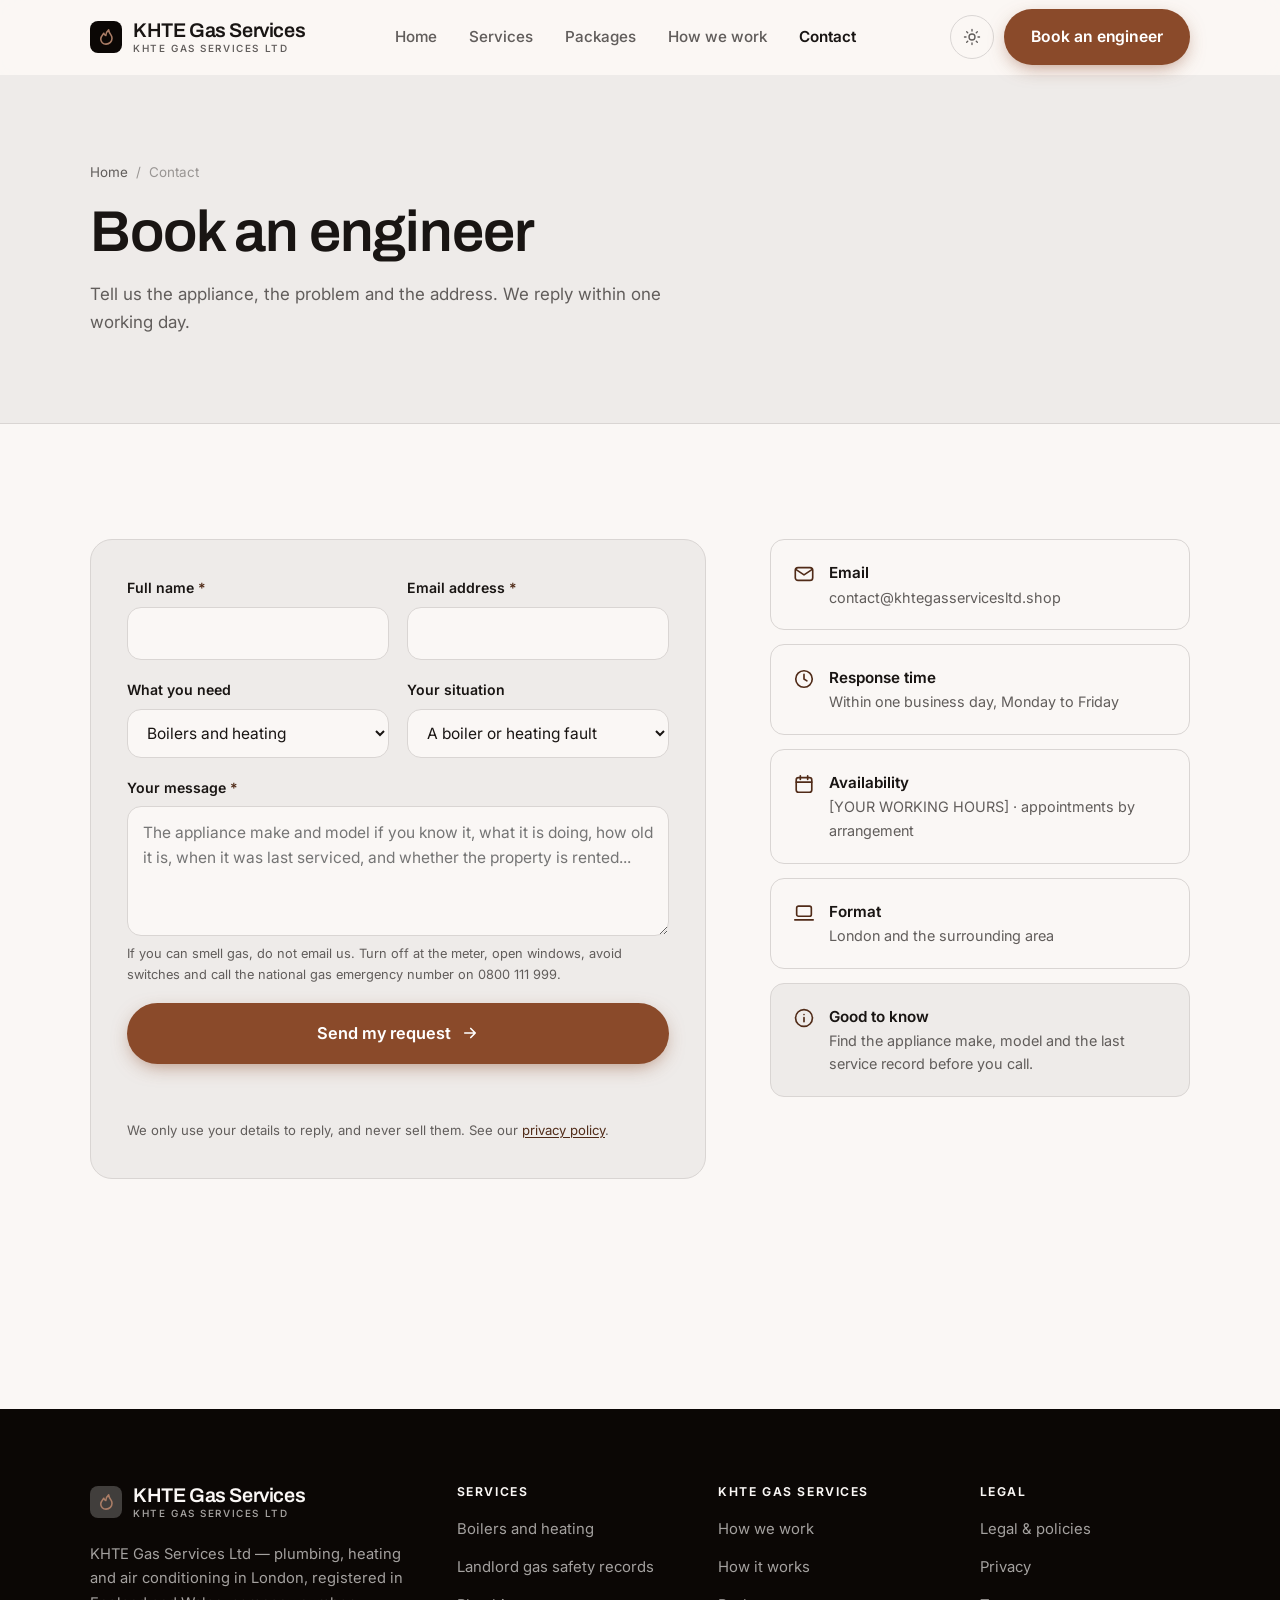
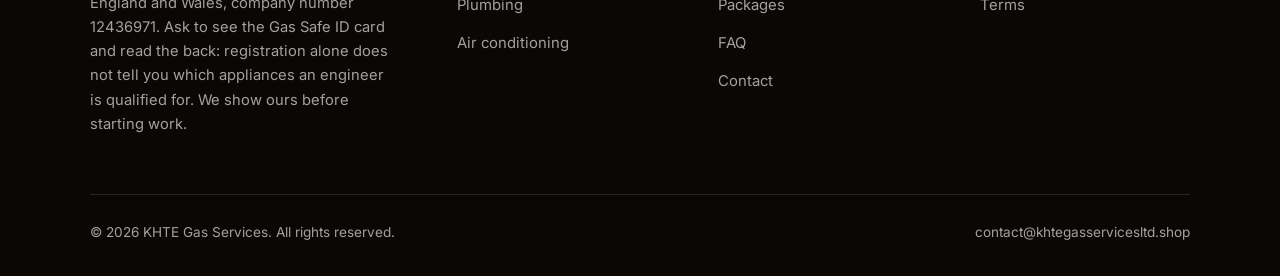
<file: contact.html>
<!DOCTYPE html>
<html lang="en" class="no-js">
<head>
<meta charset="utf-8">
<meta name="viewport" content="width=device-width, initial-scale=1">
<title>Contact — KHTE Gas Services</title>
<meta name="description" content="Contact KHTE Gas Services Ltd in London for gas, heating, plumbing or air conditioning. We reply within one working day.">
<link rel="canonical" href="https://khtegasservicesltd.shop/contact.html">

<meta property="og:type" content="website">
<meta property="og:url" content="https://khtegasservicesltd.shop/contact.html">
<meta property="og:site_name" content="KHTE Gas Services">
<meta property="og:locale" content="en_US">
<meta property="og:title" content="Contact — KHTE Gas Services">
<meta property="og:description" content="Contact KHTE Gas Services Ltd in London for gas, heating, plumbing or air conditioning. We reply within one working day.">
<meta name="theme-color" content="#0b0705">

<link rel="icon" href="assets/img/favicon.svg" type="image/svg+xml">
<link rel="preconnect" href="https://fonts.googleapis.com">
<link rel="preconnect" href="https://fonts.gstatic.com" crossorigin>
<link rel="stylesheet" href="https://fonts.googleapis.com/css2?family=Archivo:wght@400;500;600;700&family=Inter:wght@400..700&display=swap">
<link rel="stylesheet" href="assets/css/style.css">

<!-- Thème appliqué avant le premier rendu (évite le flash) -->
<script>
document.documentElement.classList.remove('no-js');
(function(){try{var t=localStorage.getItem('site-theme');if(t){document.documentElement.setAttribute('data-theme',t);}}catch(e){}})();
</script>
</head>

<body>
<a class="skip-link" href="#main">Skip to main content</a>

<header class="site-header">
  <nav class="wrap nav" aria-label="Main navigation">
    <a class="brand" href="index.html">
      <svg class="brand__mark" viewBox="0 0 64 64" aria-hidden="true">
        <rect class="bm-bg" width="64" height="64" rx="16"/>
        <g class="bm-ic" transform="translate(14 14) scale(1.5)" fill="none" stroke-width="2.1" stroke-linecap="round" stroke-linejoin="round"><path d="M12 21.5c-4 0-7-2.8-7-6.7 0-3.4 2.4-5.6 4-7.8.6 1.6 1.6 2.6 2.8 3 .2-3.1 1.4-5.6 3.7-7.5.3 3 1.6 4.8 3 6.7 1.1 1.5 1.5 3 1.5 4.6 0 4.2-3.3 7.7-8 7.7z"/></g>
      </svg>
      <span>KHTE Gas Services<span class="brand__sub">KHTE GAS SERVICES LTD</span></span>
    </a>

    <ul class="nav__links" id="nav-links">
      <li><a href="index.html">Home</a></li>
      <li><a href="programs.html">Services</a></li>
      <li><a href="index.html#pricing">Packages</a></li>
      <li><a href="about.html">How we work</a></li>
      <li><a href="contact.html" aria-current="page">Contact</a></li>
      <li><a class="btn btn--primary" href="contact.html">Book an engineer</a></li>
    </ul>

    <div class="nav__cta">
      <button class="theme-toggle" type="button" aria-label="Switch to dark theme">
        <svg class="icon-sun" viewBox="0 0 24 24" fill="none" stroke="currentColor" stroke-width="1.8" stroke-linecap="round" aria-hidden="true"><circle cx="12" cy="12" r="4"/><path d="M12 2v2m0 16v2M2 12h2m16 0h2M4.9 4.9l1.4 1.4m11.4 11.4 1.4 1.4M19.1 4.9l-1.4 1.4M6.3 17.7l-1.4 1.4"/></svg>
        <svg class="icon-moon" viewBox="0 0 24 24" fill="none" stroke="currentColor" stroke-width="1.8" stroke-linecap="round" stroke-linejoin="round" aria-hidden="true"><path d="M21 12.8A9 9 0 1 1 11.2 3a7 7 0 0 0 9.8 9.8z"/></svg>
      </button>
      <a class="btn btn--primary" href="contact.html">Book an engineer</a>
      <button class="nav__toggle" type="button" aria-expanded="false" aria-controls="nav-links" aria-label="Open menu">
        <svg class="icon-open" viewBox="0 0 24 24" fill="none" stroke="currentColor" stroke-width="2" stroke-linecap="round" aria-hidden="true"><path d="M3 6h18M3 12h18M3 18h18"/></svg>
        <svg class="icon-close" viewBox="0 0 24 24" fill="none" stroke="currentColor" stroke-width="2" stroke-linecap="round" aria-hidden="true"><path d="M6 6l12 12M18 6L6 18"/></svg>
      </button>
    </div>
  </nav>
</header>

<main id="main">

<section class="page-head">
  <div class="wrap">
    <nav class="breadcrumb" aria-label="Breadcrumb">
      <a href="index.html">Home</a><span>/</span><span aria-current="page">Contact</span>
    </nav>
    <h1>Book an engineer</h1>
    <p>Tell us the appliance, the problem and the address. We reply within one working day.</p>
  </div>
</section>

<section class="section wrap">
  <div class="form-layout">

    <!--
      FORM: the action attribute holds a placeholder id. Create a free form at
      https://formspree.io and replace VOTRE_ID_FORMSPREE. Until then, the button
      opens the visitor's email app with a pre-filled message to contact@khtegasservicesltd.shop.
    -->
    <form class="form" id="contact-form" action="https://formspree.io/f/VOTRE_ID_FORMSPREE" method="POST"
          data-email="contact@khtegasservicesltd.shop" data-subject="Service enquiry"
          data-msg-mail="Your email app will open with the message ready to send." data-msg-sending="Sending…"
          data-msg-ok="Thanks! Your message is on its way. We reply within one business day." data-msg-err="Sending failed. Please email us directly at">
      <div class="form__row">
        <div class="field">
          <label for="nom">Full name <span class="req" aria-hidden="true">*</span></label>
          <input type="text" id="nom" name="nom" autocomplete="name" required>
        </div>
        <div class="field">
          <label for="email">Email address <span class="req" aria-hidden="true">*</span></label>
          <input type="email" id="email" name="email" autocomplete="email" required>
        </div>
      </div>

      <div class="form__row">
        <div class="field">
          <label for="programme">What you need</label>
          <select id="programme" name="programme">
            <option>Boilers and heating</option>
            <option>Landlord gas safety records</option>
            <option>Plumbing</option>
            <option>Air conditioning</option>
            <option>Not sure yet</option>
          </select>
        </div>
        <div class="field">
          <label for="niveau">Your situation</label>
          <select id="niveau" name="niveau">
            <option>A boiler or heating fault</option>
            <option>A landlord safety record</option>
            <option>Plumbing</option>
            <option>Air conditioning</option>
          </select>
        </div>
      </div>

      <div class="field">
        <label for="message">Your message <span class="req" aria-hidden="true">*</span></label>
        <textarea id="message" name="message" required placeholder="The appliance make and model if you know it, what it is doing, how old it is, when it was last serviced, and whether the property is rented..."></textarea>
        <span class="field__hint">If you can smell gas, do not email us. Turn off at the meter, open windows, avoid switches and call the national gas emergency number on 0800 111 999.</span>
      </div>

      <!-- Bot trap: hidden from humans -->
      <div class="visually-hidden" aria-hidden="true">
        <label for="site-web">Leave this field empty</label>
        <input type="text" id="site-web" name="_gotcha" tabindex="-1" autocomplete="off">
      </div>

      <button class="btn btn--primary btn--lg" type="submit">Send my request <svg viewBox="0 0 24 24" fill="none" stroke="currentColor" stroke-width="2.2" stroke-linecap="round" stroke-linejoin="round" aria-hidden="true"><path d="M5 12h14M13 6l6 6-6 6"/></svg></button>

      <p id="form-status" class="form__status" role="status" aria-live="polite"></p>

      <p class="form__note">
        We only use your details to reply, and never sell them. See our <a href="legal.html#privacy">privacy policy</a>.
      </p>
    </form>

    <aside class="contact-aside">
      <div class="contact-card">
        <svg viewBox="0 0 24 24" fill="none" stroke="currentColor" stroke-width="1.8" stroke-linecap="round" stroke-linejoin="round" aria-hidden="true"><rect x="2.5" y="5" width="19" height="14" rx="3"/><path d="M3 7l9 6 9-6"/></svg>
        <div><b>Email</b><a href="mailto:contact@khtegasservicesltd.shop">contact@khtegasservicesltd.shop</a></div>
      </div>
      <div class="contact-card">
        <svg viewBox="0 0 24 24" fill="none" stroke="currentColor" stroke-width="1.8" stroke-linecap="round" stroke-linejoin="round" aria-hidden="true"><circle cx="12" cy="12" r="9"/><path d="M12 7v5l3.2 2"/></svg>
        <div><b>Response time</b><span>Within one business day, Monday to Friday</span></div>
      </div>
      <div class="contact-card">
        <svg viewBox="0 0 24 24" fill="none" stroke="currentColor" stroke-width="1.8" stroke-linecap="round" stroke-linejoin="round" aria-hidden="true"><rect x="3.5" y="5" width="17" height="16" rx="2.5"/><path d="M8 3v4M16 3v4M3.5 10h17"/></svg>
        <div><b>Availability</b><span>[YOUR WORKING HOURS] · appointments by arrangement</span></div>
      </div>
      <div class="contact-card">
        <svg viewBox="0 0 24 24" fill="none" stroke="currentColor" stroke-width="1.8" stroke-linecap="round" stroke-linejoin="round" aria-hidden="true"><rect x="4" y="4.5" width="16" height="11" rx="2"/><path d="M2 19.5h20"/></svg>
        <div><b>Format</b><span>London and the surrounding area</span></div>
      </div>
      <div class="contact-card contact-card--soft">
        <svg viewBox="0 0 24 24" fill="none" stroke="currentColor" stroke-width="1.8" stroke-linecap="round" stroke-linejoin="round" aria-hidden="true"><circle cx="12" cy="12" r="9.2"/><path d="M12 16v-4.5M12 8.2v.1"/></svg>
        <div><b>Good to know</b><span>Find the appliance make, model and the last service record before you call.</span></div>
      </div>
    </aside>

  </div>
</section>

</main>

<footer class="site-footer">
  <div class="wrap">
    <div class="footer__grid">
      <div class="footer__brand">
        <a class="brand" href="index.html">
          <svg class="brand__mark" viewBox="0 0 64 64" aria-hidden="true">
        <rect class="bm-bg" width="64" height="64" rx="16"/>
        <g class="bm-ic" transform="translate(14 14) scale(1.5)" fill="none" stroke-width="2.1" stroke-linecap="round" stroke-linejoin="round"><path d="M12 21.5c-4 0-7-2.8-7-6.7 0-3.4 2.4-5.6 4-7.8.6 1.6 1.6 2.6 2.8 3 .2-3.1 1.4-5.6 3.7-7.5.3 3 1.6 4.8 3 6.7 1.1 1.5 1.5 3 1.5 4.6 0 4.2-3.3 7.7-8 7.7z"/></g>
      </svg>
          <span>KHTE Gas Services<span class="brand__sub">KHTE GAS SERVICES LTD</span></span>
        </a>
        <p>KHTE Gas Services Ltd — plumbing, heating and air conditioning in London, registered in England and Wales, company number 12436971. Ask to see the Gas Safe ID card and read the back: registration alone does not tell you which appliances an engineer is qualified for. We show ours before starting work.</p>
      </div>

      <div class="footer__col">
        <h4>Services</h4>
        <ul>
          <li><a href="programs.html#boilers">Boilers and heating</a></li>
          <li><a href="programs.html#landlord">Landlord gas safety records</a></li>
          <li><a href="programs.html#plumbing">Plumbing</a></li>
          <li><a href="programs.html#aircon">Air conditioning</a></li>
        </ul>
      </div>

      <div class="footer__col">
        <h4>KHTE Gas Services</h4>
        <ul>
          <li><a href="about.html">How we work</a></li>
          <li><a href="index.html#how-it-works">How it works</a></li>
          <li><a href="index.html#pricing">Packages</a></li>
          <li><a href="index.html#faq">FAQ</a></li>
          <li><a href="contact.html">Contact</a></li>
        </ul>
      </div>

      <div class="footer__col">
        <h4>Legal</h4>
        <ul>
          <li><a href="legal.html">Legal &amp; policies</a></li>
          <li><a href="legal.html#privacy">Privacy</a></li>
          <li><a href="legal.html#terms">Terms</a></li>
        </ul>
      </div>
    </div>

    <div class="footer__bottom">
      <p>© <span data-year>2026</span> KHTE Gas Services. All rights reserved.</p>
      <p><a href="mailto:contact@khtegasservicesltd.shop">contact@khtegasservicesltd.shop</a></p>
    </div>
  </div>
</footer>

<script src="assets/js/main.js" defer></script>
</body>
</html>
</file>
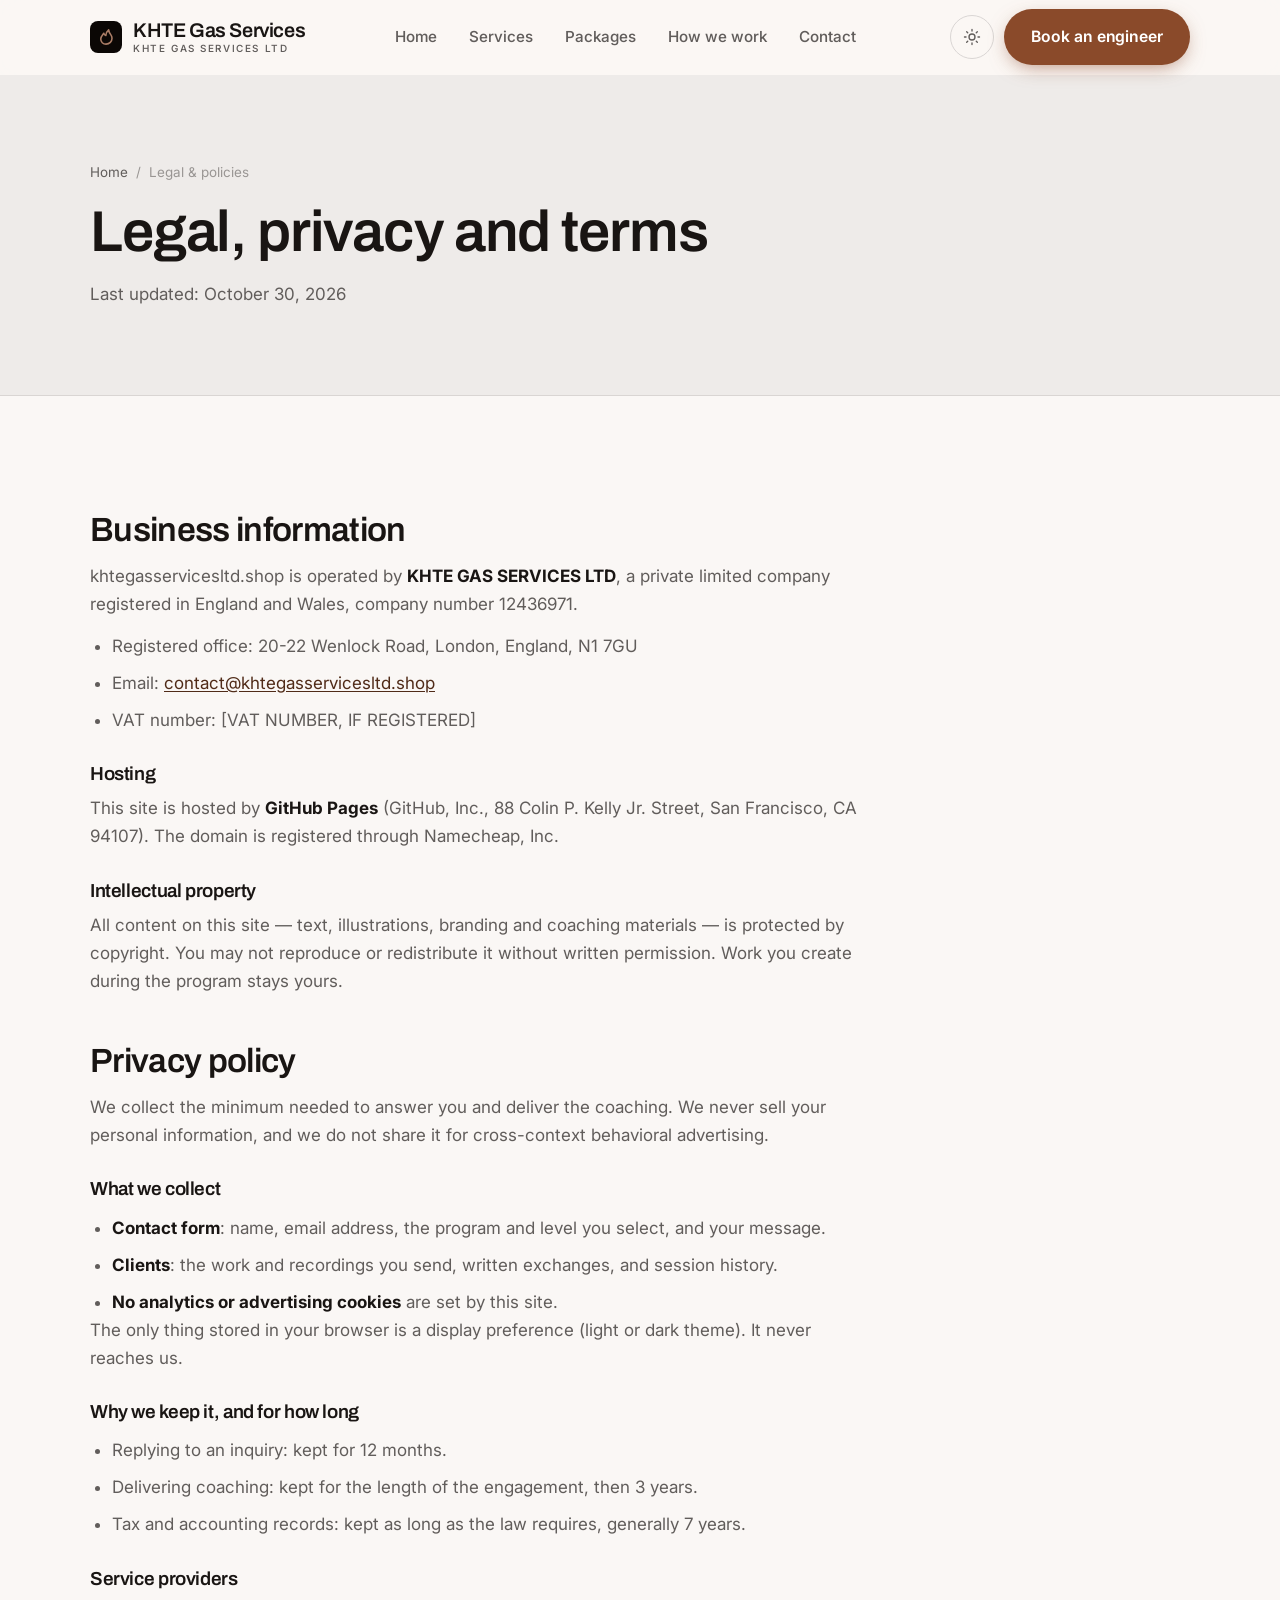
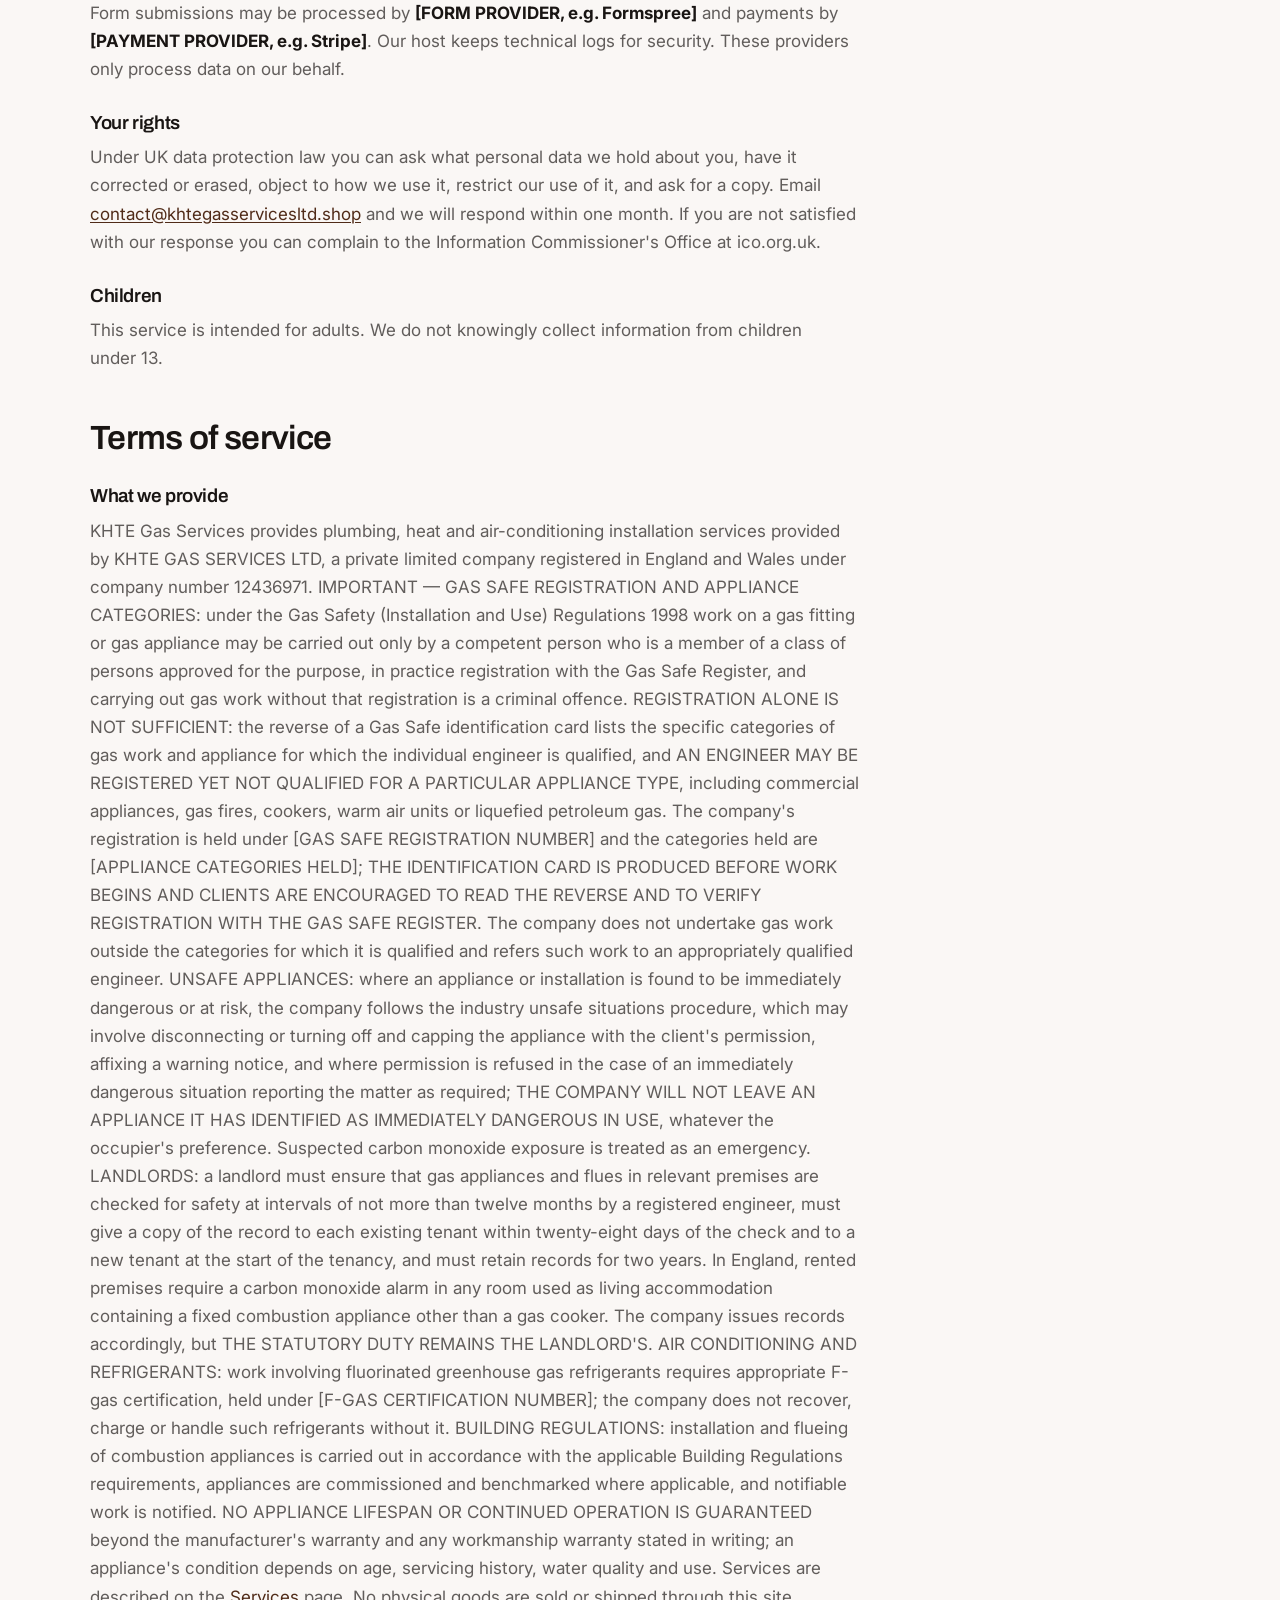
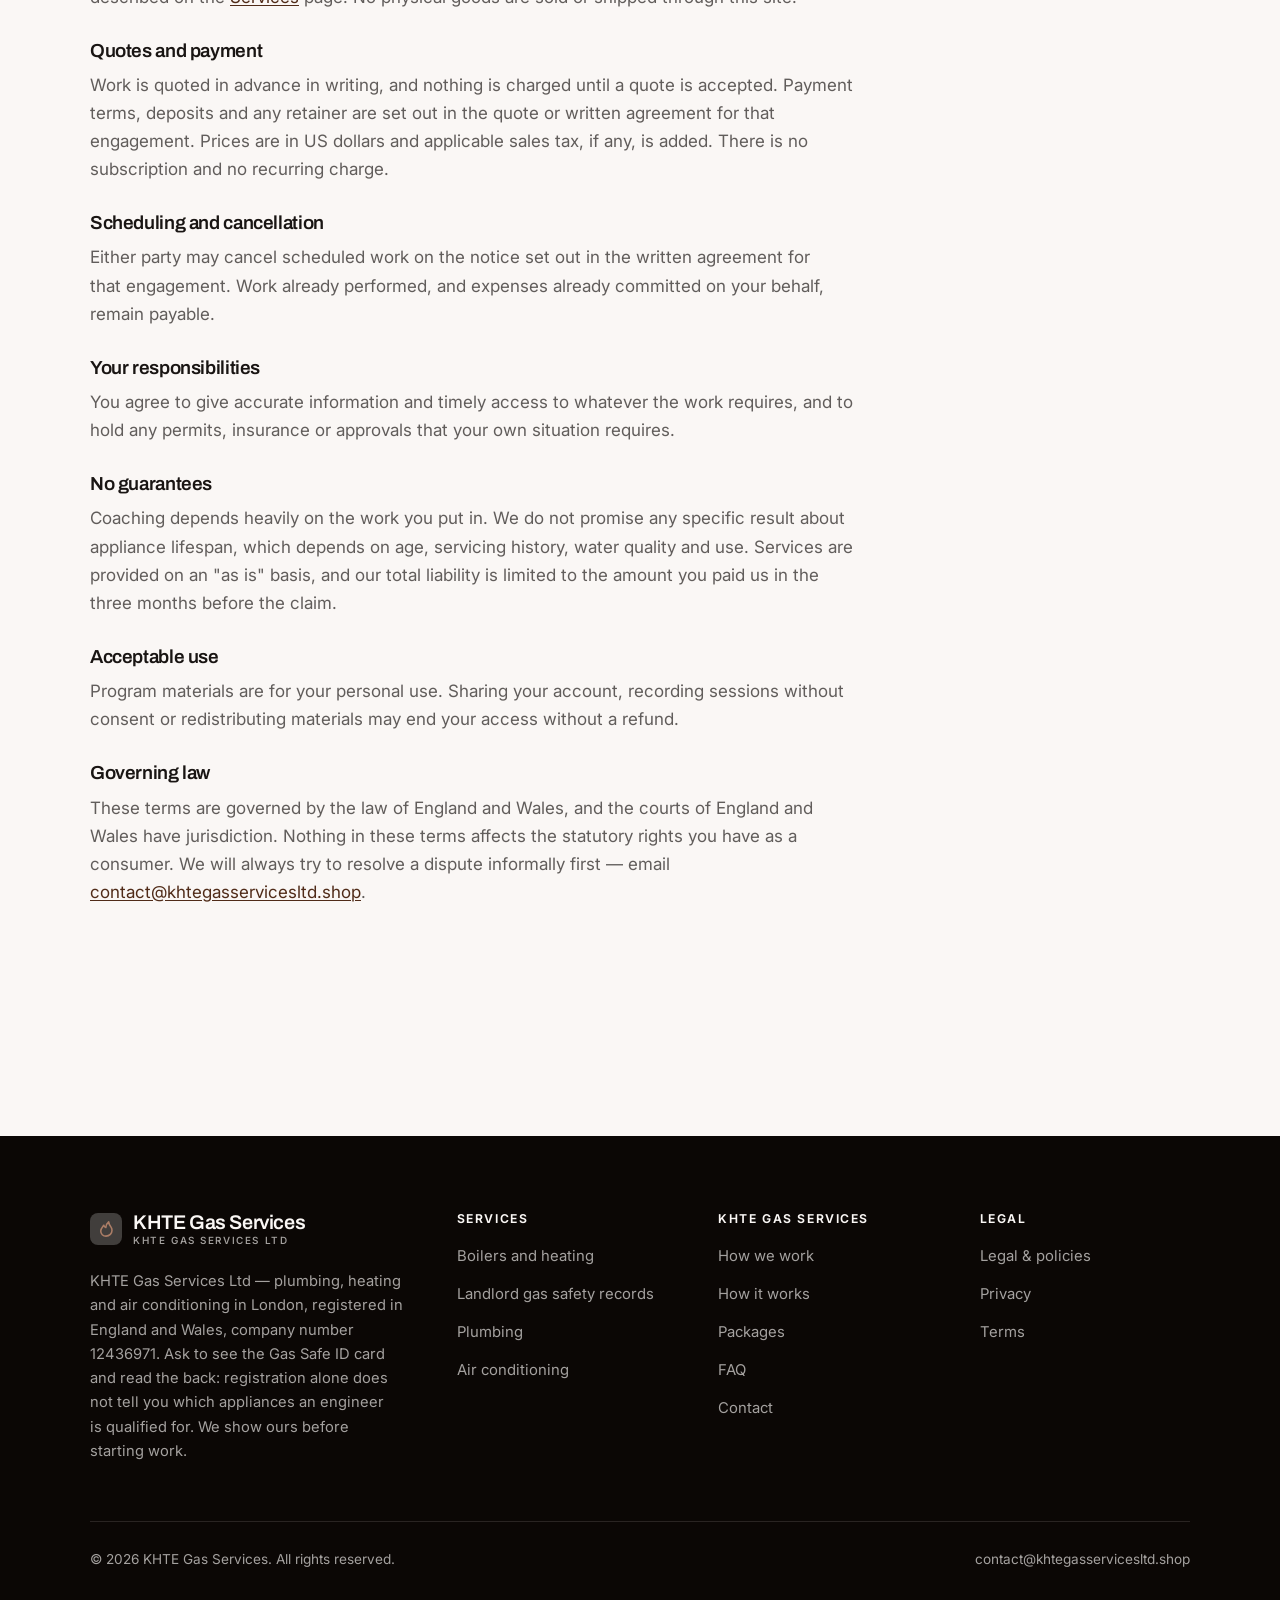
<file: legal.html>
<!DOCTYPE html>
<html lang="en" class="no-js">
<head>
<meta charset="utf-8">
<meta name="viewport" content="width=device-width, initial-scale=1">
<title>Legal, privacy and terms — KHTE Gas Services</title>
<meta name="description" content="Business information, privacy policy and terms of service for KHTE Gas Services.">
<meta name="robots" content="noindex">

<meta property="og:type" content="website">
<meta property="og:url" content="https://khtegasservicesltd.shop/legal.html">
<meta property="og:site_name" content="KHTE Gas Services">
<meta property="og:locale" content="en_US">
<meta property="og:title" content="Legal, privacy and terms — KHTE Gas Services">
<meta property="og:description" content="Business information, privacy policy and terms of service for KHTE Gas Services.">
<meta name="theme-color" content="#0b0705">

<link rel="icon" href="assets/img/favicon.svg" type="image/svg+xml">
<link rel="preconnect" href="https://fonts.googleapis.com">
<link rel="preconnect" href="https://fonts.gstatic.com" crossorigin>
<link rel="stylesheet" href="https://fonts.googleapis.com/css2?family=Archivo:wght@400;500;600;700&family=Inter:wght@400..700&display=swap">
<link rel="stylesheet" href="assets/css/style.css">

<!-- Thème appliqué avant le premier rendu (évite le flash) -->
<script>
document.documentElement.classList.remove('no-js');
(function(){try{var t=localStorage.getItem('site-theme');if(t){document.documentElement.setAttribute('data-theme',t);}}catch(e){}})();
</script>
</head>

<body>
<a class="skip-link" href="#main">Skip to main content</a>

<header class="site-header">
  <nav class="wrap nav" aria-label="Main navigation">
    <a class="brand" href="index.html">
      <svg class="brand__mark" viewBox="0 0 64 64" aria-hidden="true">
        <rect class="bm-bg" width="64" height="64" rx="16"/>
        <g class="bm-ic" transform="translate(14 14) scale(1.5)" fill="none" stroke-width="2.1" stroke-linecap="round" stroke-linejoin="round"><path d="M12 21.5c-4 0-7-2.8-7-6.7 0-3.4 2.4-5.6 4-7.8.6 1.6 1.6 2.6 2.8 3 .2-3.1 1.4-5.6 3.7-7.5.3 3 1.6 4.8 3 6.7 1.1 1.5 1.5 3 1.5 4.6 0 4.2-3.3 7.7-8 7.7z"/></g>
      </svg>
      <span>KHTE Gas Services<span class="brand__sub">KHTE GAS SERVICES LTD</span></span>
    </a>

    <ul class="nav__links" id="nav-links">
      <li><a href="index.html">Home</a></li>
      <li><a href="programs.html">Services</a></li>
      <li><a href="index.html#pricing">Packages</a></li>
      <li><a href="about.html">How we work</a></li>
      <li><a href="contact.html">Contact</a></li>
      <li><a class="btn btn--primary" href="contact.html">Book an engineer</a></li>
    </ul>

    <div class="nav__cta">
      <button class="theme-toggle" type="button" aria-label="Switch to dark theme">
        <svg class="icon-sun" viewBox="0 0 24 24" fill="none" stroke="currentColor" stroke-width="1.8" stroke-linecap="round" aria-hidden="true"><circle cx="12" cy="12" r="4"/><path d="M12 2v2m0 16v2M2 12h2m16 0h2M4.9 4.9l1.4 1.4m11.4 11.4 1.4 1.4M19.1 4.9l-1.4 1.4M6.3 17.7l-1.4 1.4"/></svg>
        <svg class="icon-moon" viewBox="0 0 24 24" fill="none" stroke="currentColor" stroke-width="1.8" stroke-linecap="round" stroke-linejoin="round" aria-hidden="true"><path d="M21 12.8A9 9 0 1 1 11.2 3a7 7 0 0 0 9.8 9.8z"/></svg>
      </button>
      <a class="btn btn--primary" href="contact.html">Book an engineer</a>
      <button class="nav__toggle" type="button" aria-expanded="false" aria-controls="nav-links" aria-label="Open menu">
        <svg class="icon-open" viewBox="0 0 24 24" fill="none" stroke="currentColor" stroke-width="2" stroke-linecap="round" aria-hidden="true"><path d="M3 6h18M3 12h18M3 18h18"/></svg>
        <svg class="icon-close" viewBox="0 0 24 24" fill="none" stroke="currentColor" stroke-width="2" stroke-linecap="round" aria-hidden="true"><path d="M6 6l12 12M18 6L6 18"/></svg>
      </button>
    </div>
  </nav>
</header>

<main id="main">

<section class="page-head">
  <div class="wrap">
    <nav class="breadcrumb" aria-label="Breadcrumb">
      <a href="index.html">Home</a><span>/</span><span aria-current="page">Legal &amp; policies</span>
    </nav>
    <h1>Legal, privacy and terms</h1>
    <p>Last updated: <time datetime="2026-10-30">October 30, 2026</time></p>
  </div>
</section>

<section class="section wrap">
  <div class="prose">

    <!--
      TO DO: this is a skeleton, not legal advice. Replace every [BRACKET] with
      your real details before selling, and have a lawyer review it if you can.
      Consumer protection rules differ by state.
    -->

    <h2 id="business">Business information</h2>
    <p>
      khtegasservicesltd.shop is operated by <strong>KHTE GAS SERVICES LTD</strong>, a private limited
      company registered in England and Wales, company number 12436971.
    </p>
    <ul>
      <li>Registered office: 20-22 Wenlock Road, London, England, N1 7GU</li>
      <li>Email: <a href="mailto:contact@khtegasservicesltd.shop">contact@khtegasservicesltd.shop</a></li>
      <li>VAT number: [VAT NUMBER, IF REGISTERED]</li>
    </ul>

    <h3>Hosting</h3>
    <p>
      This site is hosted by <strong>GitHub Pages</strong> (GitHub, Inc., 88 Colin P. Kelly Jr. Street,
      San Francisco, CA 94107). The domain is registered through Namecheap, Inc.
    </p>

    <h3>Intellectual property</h3>
    <p>
      All content on this site — text, illustrations, branding and coaching materials — is protected by
      copyright. You may not reproduce or redistribute it without written permission. Work you create during
      the program stays yours.
    </p>

    <h2 id="privacy">Privacy policy</h2>
    <p>
      We collect the minimum needed to answer you and deliver the coaching. We never sell your personal
      information, and we do not share it for cross-context behavioral advertising.
    </p>
    <h3>What we collect</h3>
    <ul>
      <li><strong>Contact form</strong>: name, email address, the program and level you select, and your message.</li>
      <li><strong>Clients</strong>: the work and recordings you send, written exchanges, and session history.</li>
      <li><strong>No analytics or advertising cookies</strong> are set by this site.</li>
    </ul>
    <p>
      The only thing stored in your browser is a display preference (light or dark theme). It never reaches us.
    </p>
    <h3>Why we keep it, and for how long</h3>
    <ul>
      <li>Replying to an inquiry: kept for 12 months.</li>
      <li>Delivering coaching: kept for the length of the engagement, then 3 years.</li>
      <li>Tax and accounting records: kept as long as the law requires, generally 7 years.</li>
    </ul>
    <h3>Service providers</h3>
    <p>
      Form submissions may be processed by <strong>[FORM PROVIDER, e.g. Formspree]</strong> and payments by
      <strong>[PAYMENT PROVIDER, e.g. Stripe]</strong>. Our host keeps technical logs for security. These
      providers only process data on our behalf.
    </p>
    <h3>Your rights</h3>
    <p>
      Under UK data protection law you can ask what personal data we hold about you, have it corrected or
      erased, object to how we use it, restrict our use of it, and ask for a copy. Email
      <a href="mailto:contact@khtegasservicesltd.shop">contact@khtegasservicesltd.shop</a> and we will respond within one month. If you are not satisfied with
      our response you can complain to the Information Commissioner's Office at ico.org.uk.
    </p>
    <h3>Children</h3>
    <p>
      This service is intended for adults. We do not knowingly collect information from children under 13.
    </p>

    <h2 id="terms">Terms of service</h2>
    <h3>What we provide</h3>
    <p>
      KHTE Gas Services provides plumbing, heat and air-conditioning installation services provided by KHTE GAS SERVICES LTD, a private limited company registered in England and Wales under company number 12436971. IMPORTANT — GAS SAFE REGISTRATION AND APPLIANCE CATEGORIES: under the Gas Safety (Installation and Use) Regulations 1998 work on a gas fitting or gas appliance may be carried out only by a competent person who is a member of a class of persons approved for the purpose, in practice registration with the Gas Safe Register, and carrying out gas work without that registration is a criminal offence. REGISTRATION ALONE IS NOT SUFFICIENT: the reverse of a Gas Safe identification card lists the specific categories of gas work and appliance for which the individual engineer is qualified, and AN ENGINEER MAY BE REGISTERED YET NOT QUALIFIED FOR A PARTICULAR APPLIANCE TYPE, including commercial appliances, gas fires, cookers, warm air units or liquefied petroleum gas. The company's registration is held under [GAS SAFE REGISTRATION NUMBER] and the categories held are [APPLIANCE CATEGORIES HELD]; THE IDENTIFICATION CARD IS PRODUCED BEFORE WORK BEGINS AND CLIENTS ARE ENCOURAGED TO READ THE REVERSE AND TO VERIFY REGISTRATION WITH THE GAS SAFE REGISTER. The company does not undertake gas work outside the categories for which it is qualified and refers such work to an appropriately qualified engineer. UNSAFE APPLIANCES: where an appliance or installation is found to be immediately dangerous or at risk, the company follows the industry unsafe situations procedure, which may involve disconnecting or turning off and capping the appliance with the client's permission, affixing a warning notice, and where permission is refused in the case of an immediately dangerous situation reporting the matter as required; THE COMPANY WILL NOT LEAVE AN APPLIANCE IT HAS IDENTIFIED AS IMMEDIATELY DANGEROUS IN USE, whatever the occupier's preference. Suspected carbon monoxide exposure is treated as an emergency. LANDLORDS: a landlord must ensure that gas appliances and flues in relevant premises are checked for safety at intervals of not more than twelve months by a registered engineer, must give a copy of the record to each existing tenant within twenty-eight days of the check and to a new tenant at the start of the tenancy, and must retain records for two years. In England, rented premises require a carbon monoxide alarm in any room used as living accommodation containing a fixed combustion appliance other than a gas cooker. The company issues records accordingly, but THE STATUTORY DUTY REMAINS THE LANDLORD'S. AIR CONDITIONING AND REFRIGERANTS: work involving fluorinated greenhouse gas refrigerants requires appropriate F-gas certification, held under [F-GAS CERTIFICATION NUMBER]; the company does not recover, charge or handle such refrigerants without it. BUILDING REGULATIONS: installation and flueing of combustion appliances is carried out in accordance with the applicable Building Regulations requirements, appliances are commissioned and benchmarked where applicable, and notifiable work is notified. NO APPLIANCE LIFESPAN OR CONTINUED OPERATION IS GUARANTEED beyond the manufacturer's warranty and any workmanship warranty stated in writing; an appliance's condition depends on age, servicing history, water quality and use. Services are described on the
      <a href="programs.html">Services</a> page. No physical goods are sold or shipped through this site.
    </p>
    <h3>Quotes and payment</h3>
    <p>
      Work is quoted in advance in writing, and nothing is charged until a quote is accepted. Payment terms,
      deposits and any retainer are set out in the quote or written agreement for that engagement. Prices are in
      US dollars and applicable sales tax, if any, is added. There is no subscription and no recurring charge.
    </p>
    <h3>Scheduling and cancellation</h3>
    <p>
      Either party may cancel scheduled work on the notice set out in the written agreement for that engagement.
      Work already performed, and expenses already committed on your behalf, remain payable.
    </p>
    <h3>Your responsibilities</h3>
    <p>
      You agree to give accurate information and timely access to whatever the work requires, and to hold any
      permits, insurance or approvals that your own situation requires.
    </p>

    <h3>No guarantees</h3>
    <p>
      Coaching depends heavily on the work you put in. We do not promise any specific result
      about appliance lifespan, which depends on age, servicing history, water quality and use. Services are provided on an "as is" basis, and our total
      liability is limited to the amount you paid us in the three months before the claim.
    </p>
    <h3>Acceptable use</h3>
    <p>
      Program materials are for your personal use. Sharing your account, recording sessions without consent
      or redistributing materials may end your access without a refund.
    </p>
    <h3>Governing law</h3>
    <p>
      These terms are governed by the law of England and Wales, and the courts of England and Wales have
      jurisdiction. Nothing in these terms affects the statutory rights you have as a consumer. We will always
      try to resolve a dispute informally first — email <a href="mailto:contact@khtegasservicesltd.shop">contact@khtegasservicesltd.shop</a>.
    </p>

  </div>
</section>

</main>

<footer class="site-footer">
  <div class="wrap">
    <div class="footer__grid">
      <div class="footer__brand">
        <a class="brand" href="index.html">
          <svg class="brand__mark" viewBox="0 0 64 64" aria-hidden="true">
        <rect class="bm-bg" width="64" height="64" rx="16"/>
        <g class="bm-ic" transform="translate(14 14) scale(1.5)" fill="none" stroke-width="2.1" stroke-linecap="round" stroke-linejoin="round"><path d="M12 21.5c-4 0-7-2.8-7-6.7 0-3.4 2.4-5.6 4-7.8.6 1.6 1.6 2.6 2.8 3 .2-3.1 1.4-5.6 3.7-7.5.3 3 1.6 4.8 3 6.7 1.1 1.5 1.5 3 1.5 4.6 0 4.2-3.3 7.7-8 7.7z"/></g>
      </svg>
          <span>KHTE Gas Services<span class="brand__sub">KHTE GAS SERVICES LTD</span></span>
        </a>
        <p>KHTE Gas Services Ltd — plumbing, heating and air conditioning in London, registered in England and Wales, company number 12436971. Ask to see the Gas Safe ID card and read the back: registration alone does not tell you which appliances an engineer is qualified for. We show ours before starting work.</p>
      </div>

      <div class="footer__col">
        <h4>Services</h4>
        <ul>
          <li><a href="programs.html#boilers">Boilers and heating</a></li>
          <li><a href="programs.html#landlord">Landlord gas safety records</a></li>
          <li><a href="programs.html#plumbing">Plumbing</a></li>
          <li><a href="programs.html#aircon">Air conditioning</a></li>
        </ul>
      </div>

      <div class="footer__col">
        <h4>KHTE Gas Services</h4>
        <ul>
          <li><a href="about.html">How we work</a></li>
          <li><a href="index.html#how-it-works">How it works</a></li>
          <li><a href="index.html#pricing">Packages</a></li>
          <li><a href="index.html#faq">FAQ</a></li>
          <li><a href="contact.html">Contact</a></li>
        </ul>
      </div>

      <div class="footer__col">
        <h4>Legal</h4>
        <ul>
          <li><a href="legal.html">Legal &amp; policies</a></li>
          <li><a href="legal.html#privacy">Privacy</a></li>
          <li><a href="legal.html#terms">Terms</a></li>
        </ul>
      </div>
    </div>

    <div class="footer__bottom">
      <p>© <span data-year>2026</span> KHTE Gas Services. All rights reserved.</p>
      <p><a href="mailto:contact@khtegasservicesltd.shop">contact@khtegasservicesltd.shop</a></p>
    </div>
  </div>
</footer>

<script src="assets/js/main.js" defer></script>
</body>
</html>
</file>
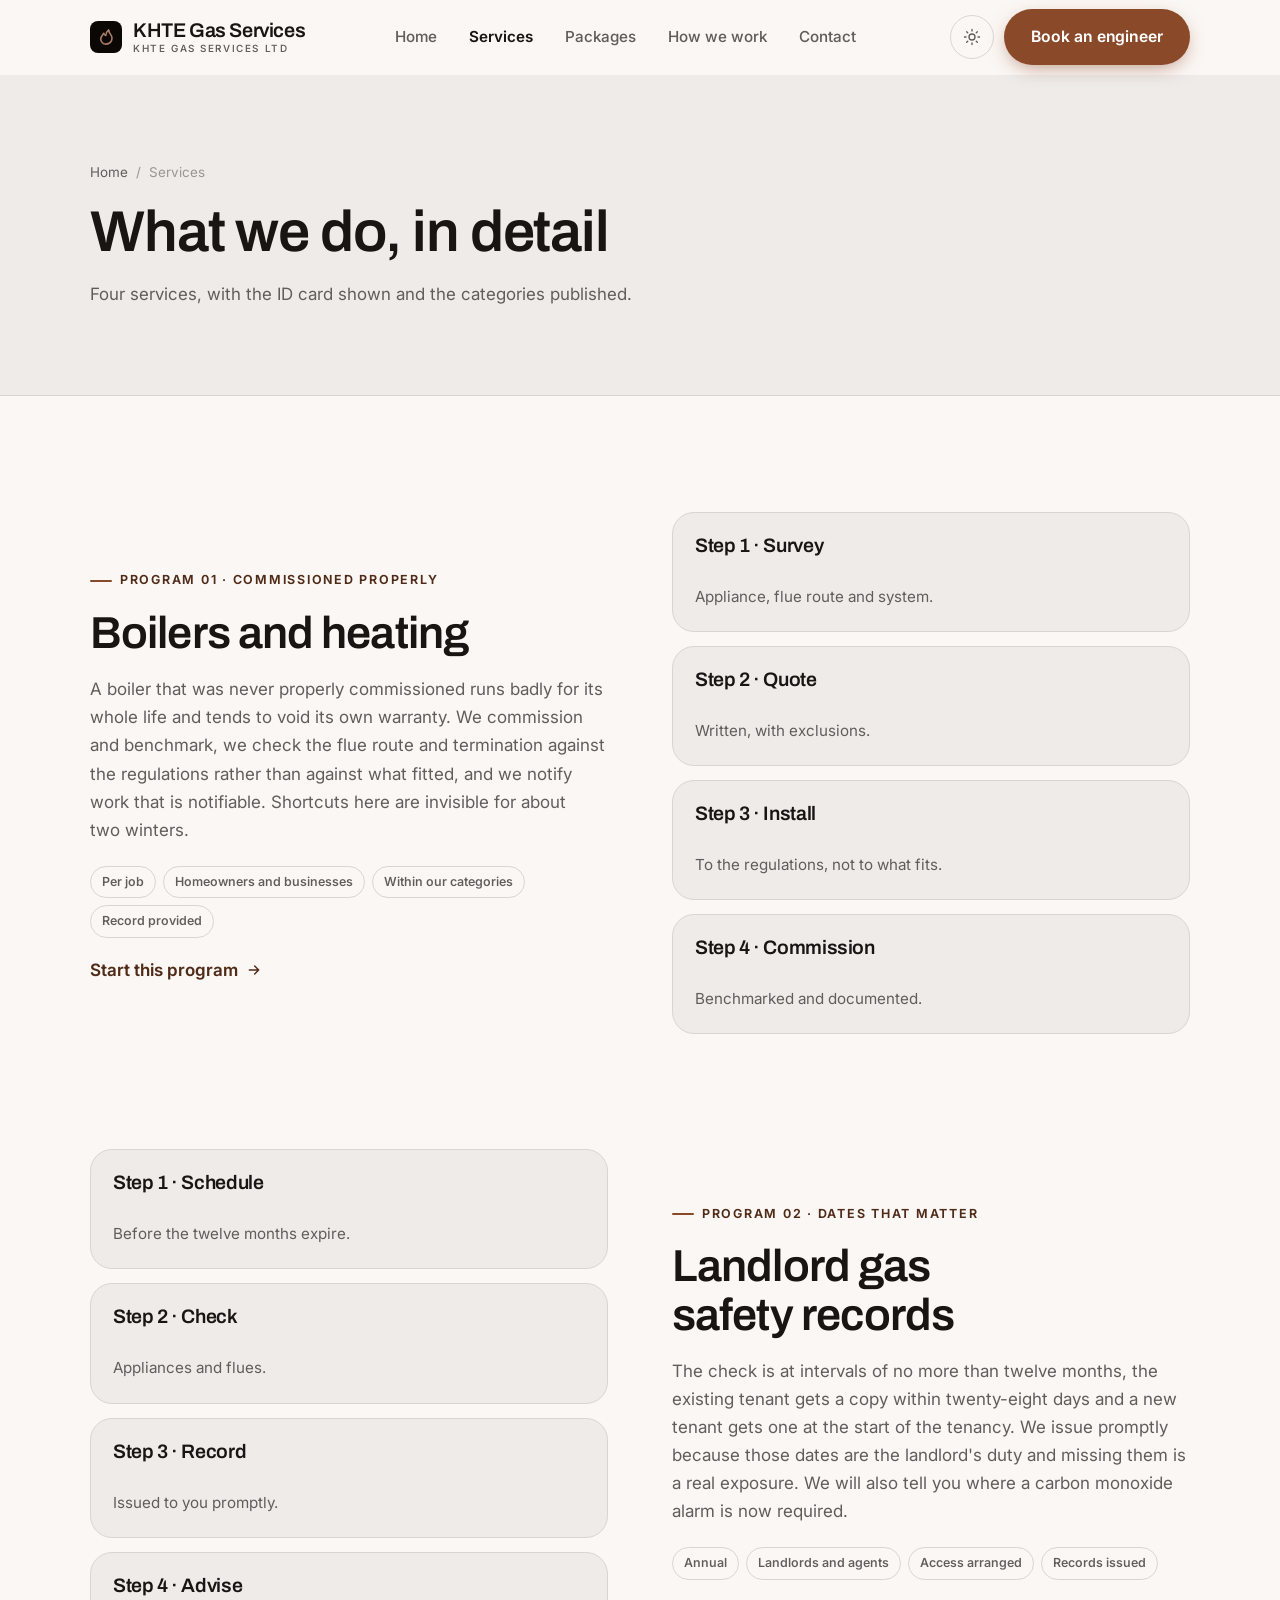
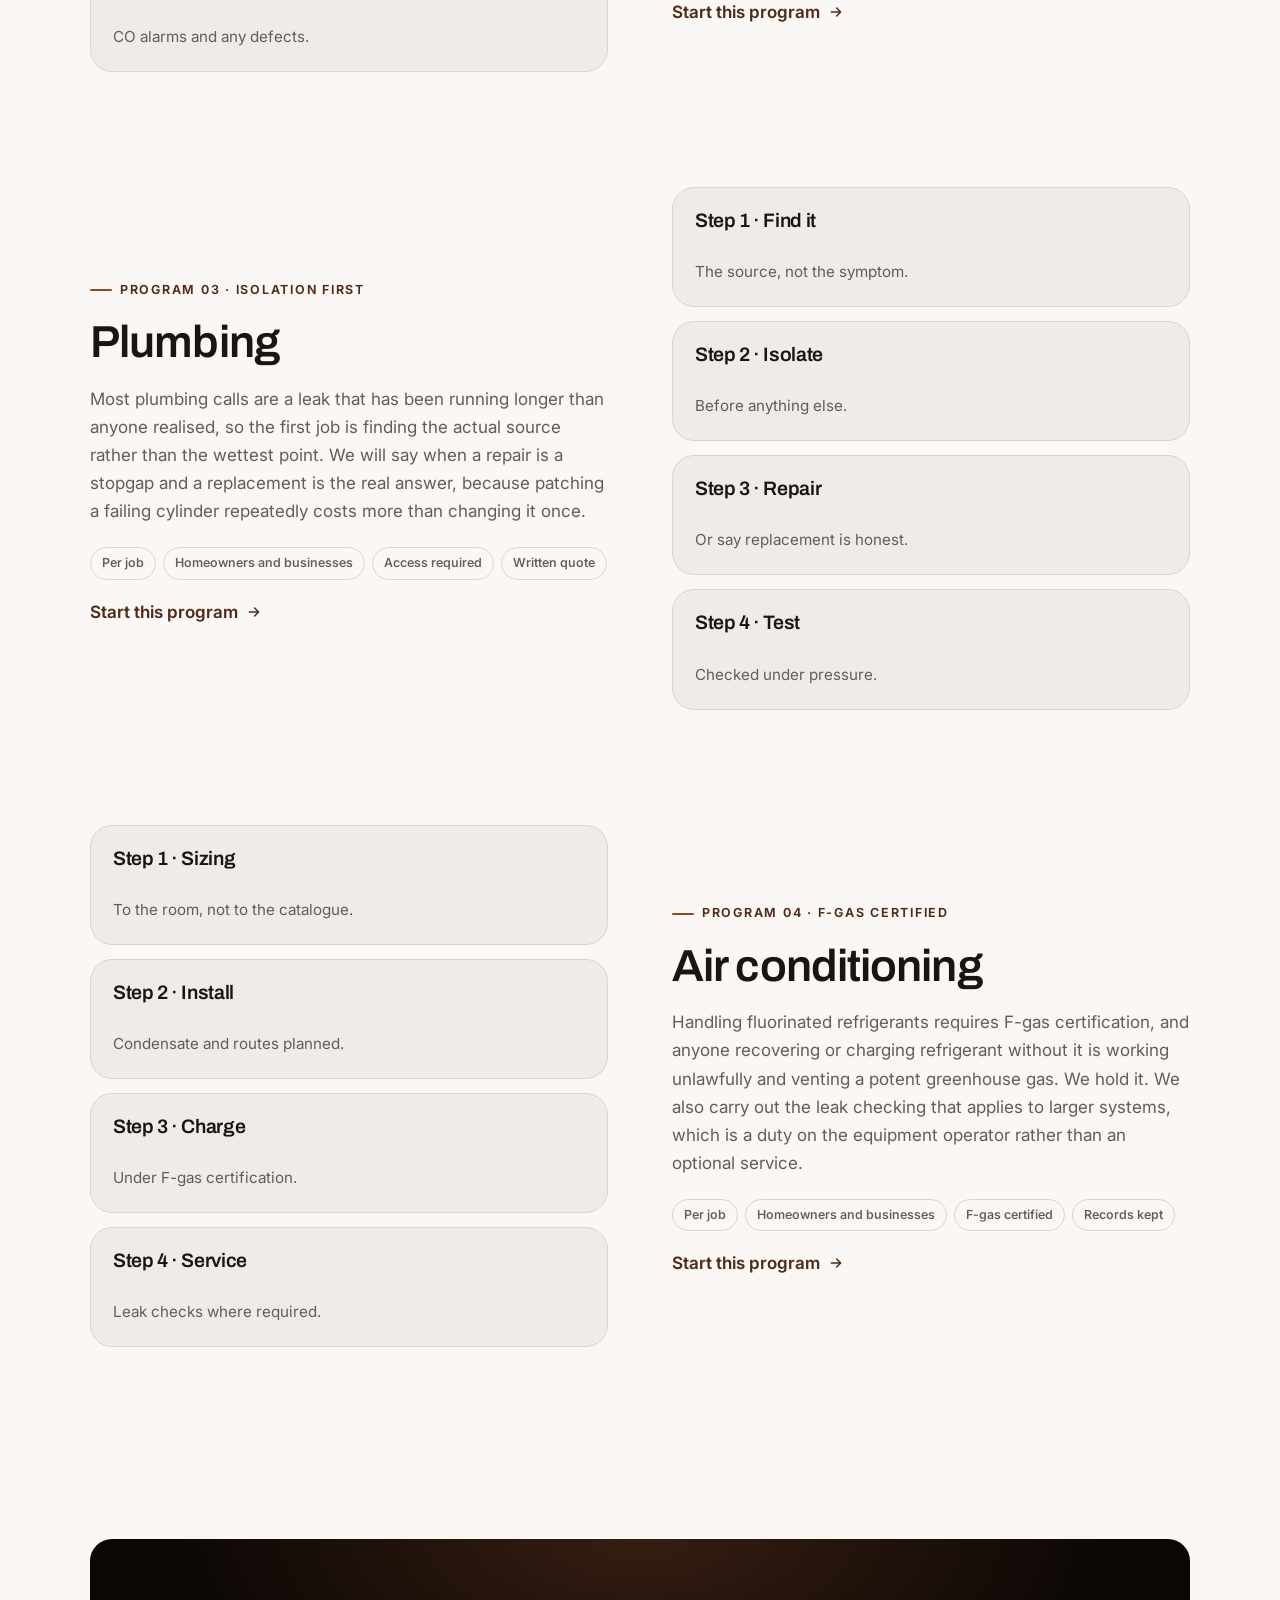
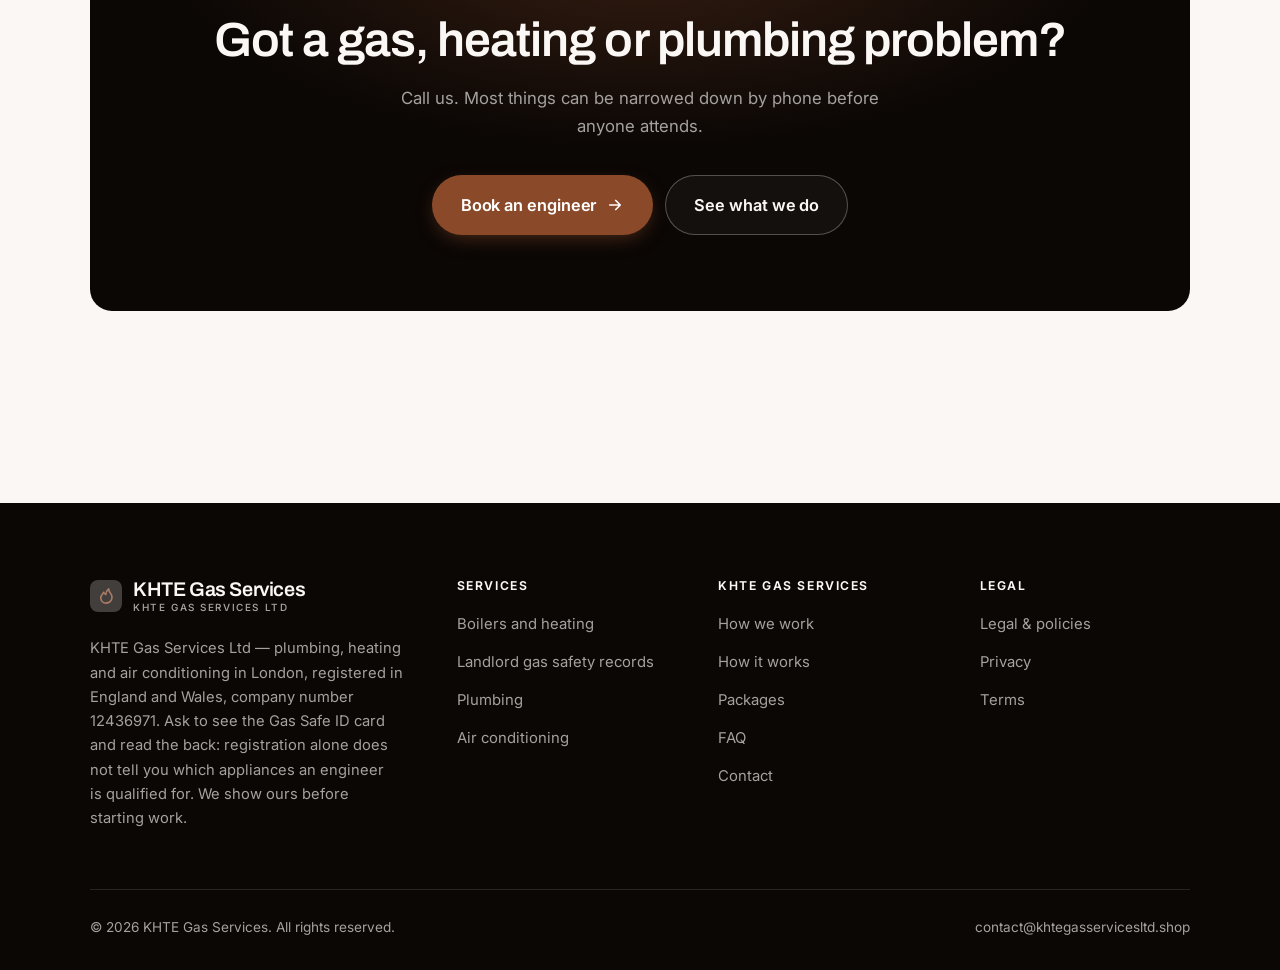
<file: programs.html>
<!DOCTYPE html>
<html lang="en" class="no-js">
<head>
<meta charset="utf-8">
<meta name="viewport" content="width=device-width, initial-scale=1">
<title>Services — KHTE Gas Services</title>
<meta name="description" content="What KHTE Gas Services Ltd does: boilers and heating, landlord gas safety records, plumbing, and air conditioning.">
<link rel="canonical" href="https://khtegasservicesltd.shop/programs.html">

<meta property="og:type" content="website">
<meta property="og:url" content="https://khtegasservicesltd.shop/programs.html">
<meta property="og:site_name" content="KHTE Gas Services">
<meta property="og:locale" content="en_US">
<meta property="og:title" content="Services — KHTE Gas Services">
<meta property="og:description" content="What KHTE Gas Services Ltd does: boilers and heating, landlord gas safety records, plumbing, and air conditioning.">
<meta name="theme-color" content="#0b0705">

<link rel="icon" href="assets/img/favicon.svg" type="image/svg+xml">
<link rel="preconnect" href="https://fonts.googleapis.com">
<link rel="preconnect" href="https://fonts.gstatic.com" crossorigin>
<link rel="stylesheet" href="https://fonts.googleapis.com/css2?family=Archivo:wght@400;500;600;700&family=Inter:wght@400..700&display=swap">
<link rel="stylesheet" href="assets/css/style.css">

<!-- Thème appliqué avant le premier rendu (évite le flash) -->
<script>
document.documentElement.classList.remove('no-js');
(function(){try{var t=localStorage.getItem('site-theme');if(t){document.documentElement.setAttribute('data-theme',t);}}catch(e){}})();
</script>
</head>

<body>
<a class="skip-link" href="#main">Skip to main content</a>

<header class="site-header">
  <nav class="wrap nav" aria-label="Main navigation">
    <a class="brand" href="index.html">
      <svg class="brand__mark" viewBox="0 0 64 64" aria-hidden="true">
        <rect class="bm-bg" width="64" height="64" rx="16"/>
        <g class="bm-ic" transform="translate(14 14) scale(1.5)" fill="none" stroke-width="2.1" stroke-linecap="round" stroke-linejoin="round"><path d="M12 21.5c-4 0-7-2.8-7-6.7 0-3.4 2.4-5.6 4-7.8.6 1.6 1.6 2.6 2.8 3 .2-3.1 1.4-5.6 3.7-7.5.3 3 1.6 4.8 3 6.7 1.1 1.5 1.5 3 1.5 4.6 0 4.2-3.3 7.7-8 7.7z"/></g>
      </svg>
      <span>KHTE Gas Services<span class="brand__sub">KHTE GAS SERVICES LTD</span></span>
    </a>

    <ul class="nav__links" id="nav-links">
      <li><a href="index.html">Home</a></li>
      <li><a href="programs.html" aria-current="page">Services</a></li>
      <li><a href="index.html#pricing">Packages</a></li>
      <li><a href="about.html">How we work</a></li>
      <li><a href="contact.html">Contact</a></li>
      <li><a class="btn btn--primary" href="contact.html">Book an engineer</a></li>
    </ul>

    <div class="nav__cta">
      <button class="theme-toggle" type="button" aria-label="Switch to dark theme">
        <svg class="icon-sun" viewBox="0 0 24 24" fill="none" stroke="currentColor" stroke-width="1.8" stroke-linecap="round" aria-hidden="true"><circle cx="12" cy="12" r="4"/><path d="M12 2v2m0 16v2M2 12h2m16 0h2M4.9 4.9l1.4 1.4m11.4 11.4 1.4 1.4M19.1 4.9l-1.4 1.4M6.3 17.7l-1.4 1.4"/></svg>
        <svg class="icon-moon" viewBox="0 0 24 24" fill="none" stroke="currentColor" stroke-width="1.8" stroke-linecap="round" stroke-linejoin="round" aria-hidden="true"><path d="M21 12.8A9 9 0 1 1 11.2 3a7 7 0 0 0 9.8 9.8z"/></svg>
      </button>
      <a class="btn btn--primary" href="contact.html">Book an engineer</a>
      <button class="nav__toggle" type="button" aria-expanded="false" aria-controls="nav-links" aria-label="Open menu">
        <svg class="icon-open" viewBox="0 0 24 24" fill="none" stroke="currentColor" stroke-width="2" stroke-linecap="round" aria-hidden="true"><path d="M3 6h18M3 12h18M3 18h18"/></svg>
        <svg class="icon-close" viewBox="0 0 24 24" fill="none" stroke="currentColor" stroke-width="2" stroke-linecap="round" aria-hidden="true"><path d="M6 6l12 12M18 6L6 18"/></svg>
      </button>
    </div>
  </nav>
</header>

<main id="main">

<section class="page-head">
  <div class="wrap">
    <nav class="breadcrumb" aria-label="Breadcrumb">
      <a href="index.html">Home</a><span>/</span><span aria-current="page">Services</span>
    </nav>
    <h1>What we do, in detail</h1>
    <p>Four services, with the ID card shown and the categories published.</p>
  </div>
</section>

<section class="section wrap" id="boilers">
  <div class="split reveal">
    <div>
      <span class="eyebrow">Program 01 · Commissioned properly</span>
      <h2>Boilers and heating</h2>
      <p>A boiler that was never properly commissioned runs badly for its whole life and tends to void its own warranty. We commission and benchmark, we check the flue route and termination against the regulations rather than against what fitted, and we notify work that is notifiable. Shortcuts here are invisible for about two winters.</p>
      <ul class="tags"><li>Per job</li><li>Homeowners and businesses</li><li>Within our categories</li><li>Record provided</li></ul>
      <p><a class="arrow-link" href="contact.html">Start this program <svg viewBox="0 0 24 24" fill="none" stroke="currentColor" stroke-width="2.2" stroke-linecap="round" stroke-linejoin="round" aria-hidden="true"><path d="M5 12h14M13 6l6 6-6 6"/></svg></a></p>
    </div>
    <div class="grid grid--2 grid--tight">
      <article class="card card--sm">
        <h3>Step 1 · Survey</h3>
        <p>Appliance, flue route and system.</p>
      </article>
      <article class="card card--sm">
        <h3>Step 2 · Quote</h3>
        <p>Written, with exclusions.</p>
      </article>
      <article class="card card--sm">
        <h3>Step 3 · Install</h3>
        <p>To the regulations, not to what fits.</p>
      </article>
      <article class="card card--sm">
        <h3>Step 4 · Commission</h3>
        <p>Benchmarked and documented.</p>
      </article>
    </div>
  </div>
</section>

<section class="section section--flush wrap" id="landlord">
  <div class="split reveal">
    <div class="grid grid--2 grid--tight">
      <article class="card card--sm">
        <h3>Step 1 · Schedule</h3>
        <p>Before the twelve months expire.</p>
      </article>
      <article class="card card--sm">
        <h3>Step 2 · Check</h3>
        <p>Appliances and flues.</p>
      </article>
      <article class="card card--sm">
        <h3>Step 3 · Record</h3>
        <p>Issued to you promptly.</p>
      </article>
      <article class="card card--sm">
        <h3>Step 4 · Advise</h3>
        <p>CO alarms and any defects.</p>
      </article>
    </div>
    <div>
      <span class="eyebrow">Program 02 · Dates that matter</span>
      <h2>Landlord gas safety records</h2>
      <p>The check is at intervals of no more than twelve months, the existing tenant gets a copy within twenty-eight days and a new tenant gets one at the start of the tenancy. We issue promptly because those dates are the landlord's duty and missing them is a real exposure. We will also tell you where a carbon monoxide alarm is now required.</p>
      <ul class="tags"><li>Annual</li><li>Landlords and agents</li><li>Access arranged</li><li>Records issued</li></ul>
      <p><a class="arrow-link" href="contact.html">Start this program <svg viewBox="0 0 24 24" fill="none" stroke="currentColor" stroke-width="2.2" stroke-linecap="round" stroke-linejoin="round" aria-hidden="true"><path d="M5 12h14M13 6l6 6-6 6"/></svg></a></p>
    </div>
  </div>
</section>

<section class="section section--flush wrap" id="plumbing">
  <div class="split reveal">
    <div>
      <span class="eyebrow">Program 03 · Isolation first</span>
      <h2>Plumbing</h2>
      <p>Most plumbing calls are a leak that has been running longer than anyone realised, so the first job is finding the actual source rather than the wettest point. We will say when a repair is a stopgap and a replacement is the real answer, because patching a failing cylinder repeatedly costs more than changing it once.</p>
      <ul class="tags"><li>Per job</li><li>Homeowners and businesses</li><li>Access required</li><li>Written quote</li></ul>
      <p><a class="arrow-link" href="contact.html">Start this program <svg viewBox="0 0 24 24" fill="none" stroke="currentColor" stroke-width="2.2" stroke-linecap="round" stroke-linejoin="round" aria-hidden="true"><path d="M5 12h14M13 6l6 6-6 6"/></svg></a></p>
    </div>
    <div class="grid grid--2 grid--tight">
      <article class="card card--sm">
        <h3>Step 1 · Find it</h3>
        <p>The source, not the symptom.</p>
      </article>
      <article class="card card--sm">
        <h3>Step 2 · Isolate</h3>
        <p>Before anything else.</p>
      </article>
      <article class="card card--sm">
        <h3>Step 3 · Repair</h3>
        <p>Or say replacement is honest.</p>
      </article>
      <article class="card card--sm">
        <h3>Step 4 · Test</h3>
        <p>Checked under pressure.</p>
      </article>
    </div>
  </div>
</section>

<section class="section section--flush wrap" id="aircon">
  <div class="split reveal">
    <div class="grid grid--2 grid--tight">
      <article class="card card--sm">
        <h3>Step 1 · Sizing</h3>
        <p>To the room, not to the catalogue.</p>
      </article>
      <article class="card card--sm">
        <h3>Step 2 · Install</h3>
        <p>Condensate and routes planned.</p>
      </article>
      <article class="card card--sm">
        <h3>Step 3 · Charge</h3>
        <p>Under F-gas certification.</p>
      </article>
      <article class="card card--sm">
        <h3>Step 4 · Service</h3>
        <p>Leak checks where required.</p>
      </article>
    </div>
    <div>
      <span class="eyebrow">Program 04 · F-gas certified</span>
      <h2>Air conditioning</h2>
      <p>Handling fluorinated refrigerants requires F-gas certification, and anyone recovering or charging refrigerant without it is working unlawfully and venting a potent greenhouse gas. We hold it. We also carry out the leak checking that applies to larger systems, which is a duty on the equipment operator rather than an optional service.</p>
      <ul class="tags"><li>Per job</li><li>Homeowners and businesses</li><li>F-gas certified</li><li>Records kept</li></ul>
      <p><a class="arrow-link" href="contact.html">Start this program <svg viewBox="0 0 24 24" fill="none" stroke="currentColor" stroke-width="2.2" stroke-linecap="round" stroke-linejoin="round" aria-hidden="true"><path d="M5 12h14M13 6l6 6-6 6"/></svg></a></p>
    </div>
  </div>
</section>

<section class="wrap section--tight">
  <div class="cta-band reveal">
    <h2>Got a gas, heating or plumbing problem?</h2>
    <p>Call us. Most things can be narrowed down by phone before anyone attends.</p>
    <div class="hero__actions">
      <a class="btn btn--primary btn--lg" href="contact.html">Book an engineer <svg viewBox="0 0 24 24" fill="none" stroke="currentColor" stroke-width="2.2" stroke-linecap="round" stroke-linejoin="round" aria-hidden="true"><path d="M5 12h14M13 6l6 6-6 6"/></svg></a>
      <a class="btn btn--on-dark btn--lg" href="programs.html">See what we do</a>
    </div>
  </div>
</section>

</main>

<footer class="site-footer">
  <div class="wrap">
    <div class="footer__grid">
      <div class="footer__brand">
        <a class="brand" href="index.html">
          <svg class="brand__mark" viewBox="0 0 64 64" aria-hidden="true">
        <rect class="bm-bg" width="64" height="64" rx="16"/>
        <g class="bm-ic" transform="translate(14 14) scale(1.5)" fill="none" stroke-width="2.1" stroke-linecap="round" stroke-linejoin="round"><path d="M12 21.5c-4 0-7-2.8-7-6.7 0-3.4 2.4-5.6 4-7.8.6 1.6 1.6 2.6 2.8 3 .2-3.1 1.4-5.6 3.7-7.5.3 3 1.6 4.8 3 6.7 1.1 1.5 1.5 3 1.5 4.6 0 4.2-3.3 7.7-8 7.7z"/></g>
      </svg>
          <span>KHTE Gas Services<span class="brand__sub">KHTE GAS SERVICES LTD</span></span>
        </a>
        <p>KHTE Gas Services Ltd — plumbing, heating and air conditioning in London, registered in England and Wales, company number 12436971. Ask to see the Gas Safe ID card and read the back: registration alone does not tell you which appliances an engineer is qualified for. We show ours before starting work.</p>
      </div>

      <div class="footer__col">
        <h4>Services</h4>
        <ul>
          <li><a href="programs.html#boilers">Boilers and heating</a></li>
          <li><a href="programs.html#landlord">Landlord gas safety records</a></li>
          <li><a href="programs.html#plumbing">Plumbing</a></li>
          <li><a href="programs.html#aircon">Air conditioning</a></li>
        </ul>
      </div>

      <div class="footer__col">
        <h4>KHTE Gas Services</h4>
        <ul>
          <li><a href="about.html">How we work</a></li>
          <li><a href="index.html#how-it-works">How it works</a></li>
          <li><a href="index.html#pricing">Packages</a></li>
          <li><a href="index.html#faq">FAQ</a></li>
          <li><a href="contact.html">Contact</a></li>
        </ul>
      </div>

      <div class="footer__col">
        <h4>Legal</h4>
        <ul>
          <li><a href="legal.html">Legal &amp; policies</a></li>
          <li><a href="legal.html#privacy">Privacy</a></li>
          <li><a href="legal.html#terms">Terms</a></li>
        </ul>
      </div>
    </div>

    <div class="footer__bottom">
      <p>© <span data-year>2026</span> KHTE Gas Services. All rights reserved.</p>
      <p><a href="mailto:contact@khtegasservicesltd.shop">contact@khtegasservicesltd.shop</a></p>
    </div>
  </div>
</footer>

<script src="assets/js/main.js" defer></script>
</body>
</html>
</file>
<file: assets/css/style.css>
/* KHTE Gas Services — couleurs et polices de la marque.
   Modifier ces valeurs suffit à changer l'identité visuelle de tout le site. */
:root {
  --c-accent:    #8a4a2a;
  --c-on-accent: #ffffff;
  --c-ink:       #0b0705;
  --c-paper:     #faf7f5;

  --accent-ink-light: color-mix(in srgb, var(--c-accent) 58%, black);
  --accent-on-dark:   color-mix(in srgb, var(--c-accent) 72%, white);

  --font-display: "Archivo", system-ui, -apple-system, "Segoe UI", sans-serif;
  --font-body: "Inter", system-ui, -apple-system, "Segoe UI", sans-serif;
  --display-weight: 600;
  --display-tracking: -.02em;
}

/* ==========================================================================
   Feuille de style commune aux sites de coaching
   Les couleurs de marque (--c-accent, --c-on-accent, --c-ink, --c-paper) et
   les polices sont définies juste au-dessus, par site. Tout le reste en dérive.
   ========================================================================== */

/* --------------------------------------------------------------------------
   1. Tokens dérivés
   -------------------------------------------------------------------------- */

:root {
  /* Thème clair */
  --paper:      var(--c-paper);
  --paper-2:    color-mix(in srgb, var(--c-paper) 95%, var(--c-ink));
  --paper-3:    color-mix(in srgb, var(--c-paper) 89%, var(--c-ink));
  --line:       color-mix(in srgb, var(--c-paper) 86%, var(--c-ink));
  --text:       color-mix(in srgb, var(--c-ink) 94%, var(--c-paper));
  --muted:      color-mix(in srgb, var(--c-ink) 64%, var(--c-paper));
  --accent:     var(--c-accent);
  --accent-600: color-mix(in srgb, var(--c-accent) 86%, black);
  --accent-ink: var(--accent-ink-light);
  --on-accent:  var(--c-on-accent);
  --ink:        var(--c-ink);
  --ink-soft:   color-mix(in srgb, var(--c-ink) 90%, white);
  --on-ink:     var(--c-paper);
  --on-ink-mut: color-mix(in srgb, var(--c-paper) 64%, var(--c-ink));
  --brand-bg:   var(--c-ink);

  /* Rayons */
  --r-sm: 8px;
  --r-md: 14px;
  --r-lg: 22px;
  --r-full: 999px;

  /* Ombres */
  --sh-1: 0 1px 2px rgba(0, 0, 0, .05), 0 2px 8px rgba(0, 0, 0, .04);
  --sh-2: 0 2px 4px rgba(0, 0, 0, .05), 0 12px 32px rgba(0, 0, 0, .09);
  --sh-3: 0 4px 8px rgba(0, 0, 0, .06), 0 24px 56px rgba(0, 0, 0, .14);

  /* Rythme */
  --gutter: clamp(16px, 4vw, 40px);
  --maxw: 1180px;
  --section-y: clamp(64px, 9vw, 124px);

  --ease: cubic-bezier(.22, .61, .36, 1);
}

/* Thème sombre — suit le système, sauf si l'utilisateur a choisi « clair » */
@media (prefers-color-scheme: dark) {
  :root:not([data-theme="light"]) {
    --paper:      var(--c-ink);
    --paper-2:    color-mix(in srgb, var(--c-ink) 92%, white);
    --paper-3:    color-mix(in srgb, var(--c-ink) 86%, white);
    --line:       color-mix(in srgb, var(--c-ink) 80%, white);
    --text:       color-mix(in srgb, var(--c-paper) 94%, var(--c-ink));
    --muted:      color-mix(in srgb, var(--c-paper) 66%, var(--c-ink));
    --accent-ink: var(--accent-on-dark);
    --ink:        color-mix(in srgb, var(--c-ink) 72%, black);
    --brand-bg:   color-mix(in srgb, var(--c-ink) 80%, white);
    --sh-1: 0 1px 2px rgba(0, 0, 0, .4), 0 2px 8px rgba(0, 0, 0, .3);
    --sh-2: 0 2px 4px rgba(0, 0, 0, .4), 0 12px 32px rgba(0, 0, 0, .45);
    --sh-3: 0 4px 8px rgba(0, 0, 0, .45), 0 24px 56px rgba(0, 0, 0, .55);
  }
}

/* Thème sombre — choix explicite */
:root[data-theme="dark"] {
  --paper:      var(--c-ink);
  --paper-2:    color-mix(in srgb, var(--c-ink) 92%, white);
  --paper-3:    color-mix(in srgb, var(--c-ink) 86%, white);
  --line:       color-mix(in srgb, var(--c-ink) 80%, white);
  --text:       color-mix(in srgb, var(--c-paper) 94%, var(--c-ink));
  --muted:      color-mix(in srgb, var(--c-paper) 66%, var(--c-ink));
  --accent-ink: var(--accent-on-dark);
  --ink:        color-mix(in srgb, var(--c-ink) 72%, black);
  --brand-bg:   color-mix(in srgb, var(--c-ink) 80%, white);
  --sh-1: 0 1px 2px rgba(0, 0, 0, .4), 0 2px 8px rgba(0, 0, 0, .3);
  --sh-2: 0 2px 4px rgba(0, 0, 0, .4), 0 12px 32px rgba(0, 0, 0, .45);
  --sh-3: 0 4px 8px rgba(0, 0, 0, .45), 0 24px 56px rgba(0, 0, 0, .55);
}

/* --------------------------------------------------------------------------
   2. Reset / base
   -------------------------------------------------------------------------- */

*, *::before, *::after { box-sizing: border-box; }

* { margin: 0; }

html {
  -webkit-text-size-adjust: 100%;
  scroll-behavior: smooth;
  scroll-padding-top: 88px;
}

body {
  background: var(--paper);
  color: var(--text);
  font-family: var(--font-body);
  font-size: 17px;
  line-height: 1.65;
  -webkit-font-smoothing: antialiased;
  text-rendering: optimizeLegibility;
  overflow-x: hidden;
}

img, svg, video { display: block; max-width: 100%; height: auto; }

a { color: inherit; text-decoration: none; }

button, input, textarea, select { font: inherit; color: inherit; }

h1, h2, h3, h4 {
  font-family: var(--font-display);
  font-weight: var(--display-weight);
  line-height: 1.08;
  letter-spacing: var(--display-tracking);
  text-wrap: balance;
}

p { text-wrap: pretty; }

:focus-visible {
  outline: 3px solid var(--accent);
  outline-offset: 3px;
  border-radius: 4px;
}

::selection { background: var(--accent); color: var(--on-accent); }

/* --------------------------------------------------------------------------
   3. Utilitaires de mise en page
   -------------------------------------------------------------------------- */

.wrap {
  width: 100%;
  max-width: var(--maxw);
  margin-inline: auto;
  padding-inline: var(--gutter);
}

.section { padding-block: var(--section-y); }
.section--flush { padding-top: 0; }
.section--tight { padding-block: clamp(48px, 6vw, 80px); }

.skip-link {
  position: absolute;
  left: 12px;
  top: -100px;
  z-index: 200;
  background: var(--accent);
  color: var(--on-accent);
  padding: 12px 20px;
  border-radius: var(--r-sm);
  font-weight: 600;
  transition: top .2s var(--ease);
}
.skip-link:focus { top: 12px; }

.eyebrow {
  display: inline-flex;
  align-items: center;
  gap: 8px;
  font-size: .78rem;
  font-weight: 650;
  letter-spacing: .14em;
  text-transform: uppercase;
  color: var(--accent-ink);
  margin-bottom: 18px;
}
.eyebrow::before {
  content: "";
  width: 22px;
  height: 2px;
  background: var(--accent);
  border-radius: 2px;
}

.section-head { max-width: 62ch; margin-bottom: clamp(36px, 5vw, 60px); }
.section-head h2 { font-size: clamp(2rem, 4.4vw, 3.1rem); }
.section-head p {
  margin-top: 18px;
  color: var(--muted);
  font-size: clamp(1rem, 1.6vw, 1.12rem);
  max-width: 58ch;
}

.section-head--center { margin-inline: auto; text-align: center; }
.section-head--center .eyebrow { justify-content: center; }
.section-head--center p { margin-inline: auto; }

/* --------------------------------------------------------------------------
   4. Boutons
   -------------------------------------------------------------------------- */

.btn {
  display: inline-flex;
  align-items: center;
  justify-content: center;
  gap: 10px;
  padding: 14px 26px;
  border: 1px solid transparent;
  border-radius: var(--r-full);
  font-weight: 620;
  font-size: .98rem;
  letter-spacing: -.005em;
  cursor: pointer;
  white-space: nowrap;
  transition: transform .18s var(--ease), background-color .18s var(--ease),
              border-color .18s var(--ease), box-shadow .18s var(--ease), color .18s var(--ease);
}
.btn:hover { transform: translateY(-2px); }
.btn:active { transform: translateY(0); }

.btn--primary {
  background: var(--accent);
  color: var(--on-accent);
  box-shadow: 0 6px 20px -6px color-mix(in srgb, var(--c-accent) 65%, transparent);
}
.btn--primary:hover {
  background: var(--accent-600);
  box-shadow: 0 12px 28px -8px color-mix(in srgb, var(--c-accent) 70%, transparent);
}

.btn--ghost {
  border-color: var(--line);
  background: transparent;
  color: var(--text);
}
.btn--ghost:hover { border-color: var(--accent); color: var(--accent-ink); }

.btn--on-dark {
  border-color: color-mix(in srgb, var(--c-paper) 28%, transparent);
  color: var(--on-ink);
  background: color-mix(in srgb, var(--c-paper) 4%, transparent);
}
.btn--on-dark:hover {
  border-color: color-mix(in srgb, var(--c-paper) 60%, transparent);
  background: color-mix(in srgb, var(--c-paper) 10%, transparent);
}

.btn--lg { padding: 16px 28px; font-size: 1.02rem; }
.btn--block { width: 100%; }

.btn svg { width: 18px; height: 18px; flex: none; }

@media (max-width: 420px) {
  .btn--lg { padding: 15px 22px; font-size: 1rem; white-space: normal; text-align: center; }
}

/* Lien fléché */
.arrow-link {
  display: inline-flex;
  align-items: center;
  gap: 8px;
  font-weight: 620;
  color: var(--accent-ink);
}
.arrow-link svg { width: 16px; height: 16px; transition: transform .18s var(--ease); }
.arrow-link:hover svg { transform: translateX(4px); }

/* --------------------------------------------------------------------------
   5. En-tête / navigation
   -------------------------------------------------------------------------- */

.site-header {
  position: sticky;
  top: 0;
  z-index: 100;
  background: color-mix(in srgb, var(--paper) 82%, transparent);
  backdrop-filter: saturate(180%) blur(14px);
  -webkit-backdrop-filter: saturate(180%) blur(14px);
  border-bottom: 1px solid transparent;
  transition: border-color .25s var(--ease), background-color .25s var(--ease);
}
.site-header.is-stuck {
  border-bottom-color: var(--line);
  background: color-mix(in srgb, var(--paper) 94%, transparent);
}

.nav {
  display: flex;
  align-items: center;
  justify-content: space-between;
  gap: 24px;
  height: 74px;
}

.brand {
  display: inline-flex;
  align-items: center;
  gap: 11px;
  font-family: var(--font-display);
  font-weight: var(--display-weight);
  font-size: 1.24rem;
  letter-spacing: var(--display-tracking);
  flex: none;
  line-height: 1.1;
}
.brand__mark { width: 32px; height: 32px; flex: none; }
.brand__mark .bm-bg { fill: var(--brand-bg); }
.brand__mark .bm-ic { stroke: var(--accent-on-dark); color: var(--accent-on-dark); }
.brand__sub {
  display: block;
  font-family: var(--font-body);
  font-size: .62rem;
  font-weight: 550;
  letter-spacing: .16em;
  text-transform: uppercase;
  color: var(--muted);
  margin-top: 1px;
}

.nav__links {
  display: flex;
  align-items: center;
  gap: 4px;
  list-style: none;
  padding: 0;
}
.nav__links a {
  display: block;
  padding: 9px 14px;
  border-radius: var(--r-full);
  font-size: .95rem;
  font-weight: 520;
  color: var(--muted);
  transition: color .16s var(--ease), background-color .16s var(--ease);
}
.nav__links a:hover { color: var(--text); background: var(--paper-2); }
.nav__links a[aria-current="page"] { color: var(--text); font-weight: 620; }
.nav__links .btn { display: none; }

.nav__cta { display: flex; align-items: center; gap: 10px; flex: none; }

.nav__toggle {
  display: none;
  width: 44px;
  height: 44px;
  align-items: center;
  justify-content: center;
  background: transparent;
  border: 1px solid var(--line);
  border-radius: var(--r-full);
  cursor: pointer;
}
.nav__toggle svg { width: 20px; height: 20px; }
.nav__toggle .icon-close { display: none; }
.nav__toggle[aria-expanded="true"] .icon-open { display: none; }
.nav__toggle[aria-expanded="true"] .icon-close { display: block; }

@media (max-width: 900px) {
  .nav__links, .nav__cta .btn { display: none; }
  .nav__toggle { display: inline-flex; }

  .nav__links {
    position: fixed;
    inset: 74px 0 auto;
    flex-direction: column;
    align-items: stretch;
    gap: 2px;
    padding: 20px var(--gutter) 32px;
    background: var(--paper);
    border-bottom: 1px solid var(--line);
    box-shadow: var(--sh-2);
  }
  .nav__links.is-open { display: flex; }
  .nav__links a { padding: 14px 4px; font-size: 1.1rem; border-radius: var(--r-sm); }
  .nav__links a.btn { display: inline-flex; margin-top: 14px; padding: 14px 26px; color: var(--on-accent); }
}

@media (max-width: 380px) {
  .brand__sub { display: none; }
}

/* Bouton de thème */
.theme-toggle {
  width: 44px;
  height: 44px;
  display: inline-flex;
  align-items: center;
  justify-content: center;
  background: transparent;
  border: 1px solid var(--line);
  border-radius: var(--r-full);
  cursor: pointer;
  color: var(--muted);
  transition: color .16s var(--ease), border-color .16s var(--ease);
}
.theme-toggle:hover { color: var(--text); border-color: var(--accent); }
.theme-toggle svg { width: 18px; height: 18px; }
.theme-toggle .icon-moon { display: none; }
:root[data-theme="dark"] .theme-toggle .icon-sun { display: none; }
:root[data-theme="dark"] .theme-toggle .icon-moon { display: block; }
@media (prefers-color-scheme: dark) {
  :root:not([data-theme="light"]) .theme-toggle .icon-sun { display: none; }
  :root:not([data-theme="light"]) .theme-toggle .icon-moon { display: block; }
}

/* --------------------------------------------------------------------------
   6. Hero
   -------------------------------------------------------------------------- */

.hero {
  position: relative;
  background: var(--ink);
  color: var(--on-ink);
  overflow: hidden;
  isolation: isolate;
}

/* Halo de couleur + grain léger */
.hero::before {
  content: "";
  position: absolute;
  inset: -30% -10% auto;
  height: 130%;
  background:
    radial-gradient(60% 55% at 78% 18%, color-mix(in srgb, var(--c-accent) 34%, transparent), transparent 62%),
    radial-gradient(48% 44% at 12% 88%, color-mix(in srgb, var(--c-accent) 16%, transparent), transparent 66%);
  z-index: -2;
  pointer-events: none;
}
.hero::after {
  content: "";
  position: absolute;
  inset: 0;
  background-image: url("data:image/svg+xml,%3Csvg xmlns='http://www.w3.org/2000/svg' width='160' height='160'%3E%3Cfilter id='n'%3E%3CfeTurbulence type='fractalNoise' baseFrequency='.85' numOctaves='3'/%3E%3C/filter%3E%3Crect width='160' height='160' filter='url(%23n)' opacity='.28'/%3E%3C/svg%3E");
  opacity: .45;
  mix-blend-mode: overlay;
  z-index: -1;
  pointer-events: none;
}

.hero__inner {
  display: grid;
  grid-template-columns: minmax(0, 1.05fr) minmax(0, .95fr);
  align-items: center;
  gap: clamp(32px, 5vw, 72px);
  padding-block: clamp(56px, 8vw, 110px);
}

.hero h1 {
  font-size: clamp(2.5rem, 6vw, 4.6rem);
  letter-spacing: calc(var(--display-tracking) * 1.4);
}
.hero h1 em {
  font-style: normal;
  color: var(--accent-on-dark);
  text-decoration: underline;
  text-decoration-color: color-mix(in srgb, var(--c-accent) 45%, transparent);
  text-decoration-thickness: .1em;
  text-underline-offset: .14em;
  text-decoration-skip-ink: none;
}

.hero__lede {
  margin-top: 22px;
  font-size: clamp(1.04rem, 1.9vw, 1.2rem);
  color: var(--on-ink-mut);
  max-width: 50ch;
}

.hero__actions {
  display: flex;
  flex-wrap: wrap;
  gap: 12px;
  margin-top: 34px;
}

.hero__eyebrow { color: var(--accent-on-dark); }
.hero__eyebrow::before { background: var(--accent-on-dark); }

/* Faits sur l'offre */
.hero__proof {
  display: grid;
  grid-template-columns: repeat(4, minmax(0, 1fr));
  gap: clamp(18px, 3vw, 32px);
  margin-top: 44px;
  padding: 26px 0 0;
  border-top: 1px solid color-mix(in srgb, var(--c-paper) 14%, transparent);
  list-style: none;
}
.stat__num {
  display: block;
  font-family: var(--font-display);
  font-size: clamp(1.5rem, 2.6vw, 2.05rem);
  font-weight: var(--display-weight);
  line-height: 1;
  letter-spacing: var(--display-tracking);
  white-space: nowrap;
}
.stat__label {
  display: block;
  margin-top: 7px;
  font-size: .82rem;
  line-height: 1.4;
  color: var(--on-ink-mut);
}

.hero__art svg { width: 100%; height: auto; border-radius: var(--r-lg); box-shadow: var(--sh-3); }

@media (max-width: 880px) {
  .hero__inner { grid-template-columns: 1fr; }
  .hero__art { order: -1; max-width: 560px; }
}
@media (max-width: 540px) {
  .hero__proof { grid-template-columns: repeat(2, minmax(0, 1fr)); }
}

/* --------------------------------------------------------------------------
   7. Bandeau défilant
   -------------------------------------------------------------------------- */

.marquee {
  background: var(--ink-soft);
  color: var(--on-ink-mut);
  border-top: 1px solid color-mix(in srgb, var(--c-paper) 8%, transparent);
  padding-block: 18px;
  overflow: hidden;
  white-space: nowrap;
  mask-image: linear-gradient(90deg, transparent, #000 8%, #000 92%, transparent);
  -webkit-mask-image: linear-gradient(90deg, transparent, #000 8%, #000 92%, transparent);
}
.marquee__track {
  display: inline-flex;
  gap: 42px;
  align-items: center;
  animation: marquee 38s linear infinite;
  font-size: .86rem;
  letter-spacing: .12em;
  text-transform: uppercase;
  font-weight: 560;
}
.marquee__track span { display: inline-flex; align-items: center; gap: 42px; }
.marquee__track span::after {
  content: "";
  width: 5px; height: 5px;
  border-radius: 50%;
  background: var(--accent);
  opacity: .8;
}
@keyframes marquee { to { transform: translateX(-50%); } }

/* --------------------------------------------------------------------------
   8. Grilles de cartes
   -------------------------------------------------------------------------- */

.grid {
  display: grid;
  gap: clamp(16px, 2.2vw, 26px);
}
.grid--2 { grid-template-columns: repeat(auto-fit, minmax(min(100%, 260px), 1fr)); }
.grid--3 { grid-template-columns: repeat(auto-fit, minmax(min(100%, 270px), 1fr)); }
.grid--4 { grid-template-columns: repeat(auto-fit, minmax(min(100%, 230px), 1fr)); }
.grid--tight { gap: 14px; }

.card {
  position: relative;
  display: flex;
  flex-direction: column;
  padding: 28px;
  background: var(--paper-2);
  border: 1px solid var(--line);
  border-radius: var(--r-lg);
  transition: transform .22s var(--ease), box-shadow .22s var(--ease), border-color .22s var(--ease);
}
a.card:hover, .card--lift:hover {
  transform: translateY(-5px);
  box-shadow: var(--sh-2);
  border-color: color-mix(in srgb, var(--c-accent) 45%, var(--line));
}
.card--sm { padding: 22px; }
.card--sm h3 { font-size: 1rem; }
.card__icon {
  width: 52px;
  height: 52px;
  display: grid;
  place-items: center;
  border-radius: var(--r-md);
  background: color-mix(in srgb, var(--c-accent) 15%, transparent);
  color: var(--accent-ink);
  margin-bottom: 20px;
}
.card__icon svg { width: 26px; height: 26px; }
.card h3 { font-size: 1.22rem; margin-bottom: 10px; }
.card p { color: var(--muted); font-size: .95rem; }
.card .arrow-link { margin-top: auto; padding-top: 18px; font-size: .92rem; }

.tags {
  list-style: none;
  padding: 0;
  margin: 18px 0 0;
  display: flex;
  flex-wrap: wrap;
  gap: 7px;
}
.tags li {
  font-size: .78rem;
  font-weight: 560;
  padding: 5px 11px;
  border-radius: var(--r-full);
  background: var(--paper);
  border: 1px solid var(--line);
  color: var(--muted);
}

/* --------------------------------------------------------------------------
   9. Méthode (étapes)
   -------------------------------------------------------------------------- */

.steps { counter-reset: step; }
.step {
  position: relative;
  padding: 30px 26px 26px;
  background: var(--paper);
  border: 1px solid var(--line);
  border-radius: var(--r-lg);
}
.step::before {
  counter-increment: step;
  content: "0" counter(step);
  display: block;
  font-family: var(--font-display);
  font-size: 2.6rem;
  font-weight: var(--display-weight);
  line-height: 1;
  letter-spacing: var(--display-tracking);
  color: color-mix(in srgb, var(--c-accent) 55%, var(--paper));
  margin-bottom: 16px;
}
.step h3 { font-size: 1.12rem; margin-bottom: 9px; }
.step p { color: var(--muted); font-size: .93rem; }

/* --------------------------------------------------------------------------
   10. Tarifs
   -------------------------------------------------------------------------- */

.plans { align-items: start; }

.plan {
  display: flex;
  flex-direction: column;
  padding: 32px 28px;
  background: var(--paper);
  border: 1px solid var(--line);
  border-radius: var(--r-lg);
  height: 100%;
  position: relative;
}
.plan--featured {
  background: var(--ink);
  color: var(--on-ink);
  border-color: var(--ink);
  box-shadow: var(--sh-3);
}
.plan--featured .plan__desc,
.plan--featured .plan__period,
.plan--featured .plan__features li { color: var(--on-ink-mut); }
.plan--featured .plan__features li::before { color: var(--accent-on-dark); }

.plan__tag {
  position: absolute;
  top: 18px;
  right: 18px;
  font-size: .7rem;
  font-weight: 680;
  letter-spacing: .1em;
  text-transform: uppercase;
  padding: 5px 12px;
  border-radius: var(--r-full);
  background: var(--accent);
  color: var(--on-accent);
}

.plan h3 { font-size: 1.3rem; }
.plan--featured h3 { padding-right: 120px; }
.plan__desc { margin-top: 8px; color: var(--muted); font-size: .92rem; min-height: 2.8em; }

.plan__price {
  display: flex;
  align-items: baseline;
  gap: 6px;
  margin: 22px 0 4px;
  font-family: var(--font-display);
  font-size: clamp(2.2rem, 4vw, 2.9rem);
  font-weight: var(--display-weight);
  letter-spacing: var(--display-tracking);
  line-height: 1;
}
.plan__period { font-family: var(--font-body); font-size: .9rem; font-weight: 450; color: var(--muted); letter-spacing: 0; }

.plan__features {
  list-style: none;
  padding: 0;
  margin: 24px 0 28px;
  display: grid;
  gap: 11px;
  flex: 1;
}
.plan__features li {
  display: grid;
  grid-template-columns: 20px 1fr;
  gap: 10px;
  font-size: .93rem;
  color: var(--muted);
  align-items: start;
}
.plan__features li::before {
  content: "✓";
  color: var(--accent-ink);
  font-weight: 700;
  line-height: 1.5;
}

.plans-note { text-align: center; margin-top: 26px; font-size: .88rem; color: var(--muted); }

/* --------------------------------------------------------------------------
   11. Bloc split (texte + illustration)
   -------------------------------------------------------------------------- */

.split {
  display: grid;
  grid-template-columns: repeat(auto-fit, minmax(min(100%, 340px), 1fr));
  gap: clamp(32px, 5vw, 68px);
  align-items: center;
}
.split--top { align-items: start; }
.split__art svg { width: 100%; border-radius: var(--r-lg); box-shadow: var(--sh-2); }
.split h2 { font-size: clamp(1.9rem, 4vw, 2.8rem); }
.split p { margin-top: 18px; color: var(--muted); }
.split .tags { margin-top: 22px; }

/* --------------------------------------------------------------------------
   12. FAQ
   -------------------------------------------------------------------------- */

.faq { max-width: 780px; margin-inline: auto; }
.faq details {
  border-bottom: 1px solid var(--line);
  padding: 4px 0;
}
.faq summary {
  display: flex;
  align-items: center;
  justify-content: space-between;
  gap: 20px;
  padding: 22px 4px;
  cursor: pointer;
  list-style: none;
  font-family: var(--font-display);
  font-size: 1.08rem;
  font-weight: var(--display-weight);
  letter-spacing: var(--display-tracking);
}
.faq summary::-webkit-details-marker { display: none; }
.faq summary::after {
  content: "";
  flex: none;
  width: 13px;
  height: 13px;
  border-right: 2px solid var(--muted);
  border-bottom: 2px solid var(--muted);
  transform: rotate(45deg) translate(-3px, -3px);
  transition: transform .2s var(--ease), border-color .2s var(--ease);
}
.faq details[open] summary::after {
  transform: rotate(225deg) translate(-3px, -3px);
  border-color: var(--accent);
}
.faq details p { padding: 0 4px 24px; color: var(--muted); max-width: 66ch; }

/* --------------------------------------------------------------------------
   13. Bandeau d'appel à l'action
   -------------------------------------------------------------------------- */

.cta-band {
  position: relative;
  background: var(--ink);
  color: var(--on-ink);
  border-radius: var(--r-lg);
  padding: clamp(40px, 6vw, 76px) clamp(24px, 5vw, 64px);
  overflow: hidden;
  isolation: isolate;
  text-align: center;
}
.cta-band::before {
  content: "";
  position: absolute;
  inset: 0;
  background: radial-gradient(70% 90% at 50% 0%, color-mix(in srgb, var(--c-accent) 34%, transparent), transparent 62%);
  z-index: -1;
}
.cta-band h2 { font-size: clamp(1.9rem, 4.4vw, 3rem); }
.cta-band p {
  margin: 18px auto 0;
  max-width: 52ch;
  color: var(--on-ink-mut);
  font-size: 1.05rem;
}
.cta-band .hero__actions { justify-content: center; }

/* --------------------------------------------------------------------------
   14. Formulaire
   -------------------------------------------------------------------------- */

.form-layout {
  display: grid;
  grid-template-columns: minmax(0, 1fr) minmax(0, 420px);
  gap: clamp(32px, 5vw, 64px);
  align-items: start;
}
@media (max-width: 880px) { .form-layout { grid-template-columns: 1fr; } }

.form {
  display: grid;
  gap: 18px;
  padding: clamp(22px, 3.5vw, 36px);
  background: var(--paper-2);
  border: 1px solid var(--line);
  border-radius: var(--r-lg);
}
.form__row { display: grid; grid-template-columns: repeat(auto-fit, minmax(min(100%, 200px), 1fr)); gap: 18px; }

.field { display: grid; gap: 7px; }
.field label { font-size: .88rem; font-weight: 600; }
.field label .req { color: var(--accent-ink); }
.field input, .field textarea, .field select {
  width: 100%;
  padding: 13px 15px;
  background: var(--paper);
  border: 1px solid var(--line);
  border-radius: var(--r-md);
  font-size: .97rem;
  transition: border-color .16s var(--ease), box-shadow .16s var(--ease);
}
.field input:focus, .field textarea:focus, .field select:focus {
  outline: none;
  border-color: var(--accent);
  box-shadow: 0 0 0 3px color-mix(in srgb, var(--c-accent) 24%, transparent);
}
.field textarea { resize: vertical; min-height: 130px; }
.field__hint { font-size: .8rem; color: var(--muted); }

.form__status { font-size: .9rem; font-weight: 600; min-height: 1.4em; }
.form__note { font-size: .82rem; color: var(--muted); }
.form__note a { color: var(--accent-ink); text-decoration: underline; text-underline-offset: 2px; }

.contact-aside { display: grid; gap: 14px; }
.contact-card {
  display: flex;
  gap: 14px;
  padding: 20px 22px;
  background: var(--paper);
  border: 1px solid var(--line);
  border-radius: var(--r-md);
}
.contact-card--soft { background: var(--paper-2); }
.contact-card svg { width: 22px; height: 22px; flex: none; color: var(--accent-ink); margin-top: 3px; }
.contact-card b { display: block; font-size: .95rem; font-weight: 620; }
.contact-card span, .contact-card a { display: block; font-size: .9rem; color: var(--muted); }
.contact-card a:hover { color: var(--accent-ink); }

/* --------------------------------------------------------------------------
   15. Page interne — en-tête
   -------------------------------------------------------------------------- */

.page-head {
  background: var(--paper-2);
  border-bottom: 1px solid var(--line);
  padding-block: clamp(48px, 7vw, 86px);
}
.page-head h1 { font-size: clamp(2.2rem, 5.4vw, 3.6rem); max-width: 20ch; }
.page-head p { margin-top: 18px; color: var(--muted); max-width: 58ch; font-size: 1.06rem; }

.breadcrumb {
  display: flex;
  gap: 8px;
  align-items: center;
  font-size: .84rem;
  color: var(--muted);
  margin-bottom: 18px;
}
.breadcrumb a:hover { color: var(--accent-ink); }
.breadcrumb span { opacity: .6; }

/* --------------------------------------------------------------------------
   16. Pied de page
   -------------------------------------------------------------------------- */

.site-footer {
  background: var(--ink);
  color: var(--on-ink-mut);
  padding-block: clamp(48px, 6vw, 76px) 32px;
  margin-top: var(--section-y);
}
.site-footer .brand { color: var(--on-ink); }
.site-footer .brand__mark .bm-bg { fill: color-mix(in srgb, var(--c-ink) 78%, white); }
.site-footer .brand__sub { color: var(--on-ink-mut); }

.footer__grid {
  display: grid;
  grid-template-columns: minmax(0, 1.5fr) repeat(auto-fit, minmax(150px, 1fr));
  gap: clamp(28px, 4vw, 56px);
}
@media (max-width: 720px) { .footer__grid { grid-template-columns: 1fr 1fr; } .footer__brand { grid-column: 1 / -1; } }

.footer__brand p { margin-top: 16px; font-size: .92rem; max-width: 36ch; }
.footer__col h4 {
  font-family: var(--font-body);
  font-size: .76rem;
  font-weight: 650;
  letter-spacing: .13em;
  text-transform: uppercase;
  color: var(--on-ink);
  margin-bottom: 16px;
}
.footer__col ul { list-style: none; padding: 0; display: grid; gap: 10px; }
.footer__col a { font-size: .93rem; transition: color .16s var(--ease); }
.footer__col a:hover { color: var(--accent-on-dark); }

.footer__bottom {
  display: flex;
  flex-wrap: wrap;
  justify-content: space-between;
  gap: 14px;
  margin-top: clamp(36px, 5vw, 58px);
  padding-top: 26px;
  border-top: 1px solid color-mix(in srgb, var(--c-paper) 12%, transparent);
  font-size: .85rem;
}
.footer__bottom a:hover { color: var(--accent-on-dark); }

/* --------------------------------------------------------------------------
   17. Page 404
   -------------------------------------------------------------------------- */

.notfound {
  min-height: 62vh;
  display: grid;
  place-items: center;
  text-align: center;
  padding-block: var(--section-y);
}
.notfound__code {
  font-family: var(--font-display);
  font-size: clamp(5rem, 18vw, 11rem);
  font-weight: var(--display-weight);
  line-height: .9;
  letter-spacing: -.05em;
  color: color-mix(in srgb, var(--c-accent) 45%, var(--paper));
}
.notfound h1 { font-size: clamp(1.8rem, 4.4vw, 2.8rem); margin-top: 12px; }
.notfound p { color: var(--muted); max-width: 46ch; margin: 18px auto 0; }
.notfound .hero__actions { justify-content: center; }

/* --------------------------------------------------------------------------
   18. Contenu légal
   -------------------------------------------------------------------------- */

.prose { max-width: 70ch; }
.prose h2 { font-size: clamp(1.6rem, 3vw, 2.1rem); margin-top: 48px; margin-bottom: 14px; }
.prose h2:first-child { margin-top: 0; }
.prose h3 { font-size: 1.18rem; margin-top: 30px; margin-bottom: 10px; }
.prose p, .prose li { color: var(--muted); }
.prose p + p { margin-top: 16px; }
.prose ul { margin-top: 14px; padding-left: 22px; display: grid; gap: 9px; }
.prose a { color: var(--accent-ink); text-decoration: underline; text-underline-offset: 2px; }
.prose strong { color: var(--text); }

/* --------------------------------------------------------------------------
   19. Animations d'apparition
   -------------------------------------------------------------------------- */

.reveal {
  opacity: 0;
  transform: translateY(22px);
  transition: opacity .7s var(--ease), transform .7s var(--ease);
}
.reveal.is-in { opacity: 1; transform: none; }

.reveal-group > * {
  opacity: 0;
  transform: translateY(22px);
  transition: opacity .6s var(--ease), transform .6s var(--ease);
  transition-delay: calc(var(--i, 0) * 80ms);
}
.reveal-group.is-in > * { opacity: 1; transform: none; }

/* Sans JavaScript, tout reste visible */
.no-js .reveal, .no-js .reveal-group > * { opacity: 1; transform: none; }

@media (prefers-reduced-motion: reduce) {
  html { scroll-behavior: auto; }
  *, *::before, *::after {
    animation-duration: .001ms !important;
    animation-iteration-count: 1 !important;
    transition-duration: .001ms !important;
  }
  .reveal, .reveal-group > * { opacity: 1; transform: none; }
}

/* --------------------------------------------------------------------------
   20. Divers
   -------------------------------------------------------------------------- */

.visually-hidden {
  position: absolute;
  width: 1px; height: 1px;
  padding: 0; margin: -1px;
  overflow: hidden;
  clip: rect(0 0 0 0);
  white-space: nowrap;
  border: 0;
}
</file>
